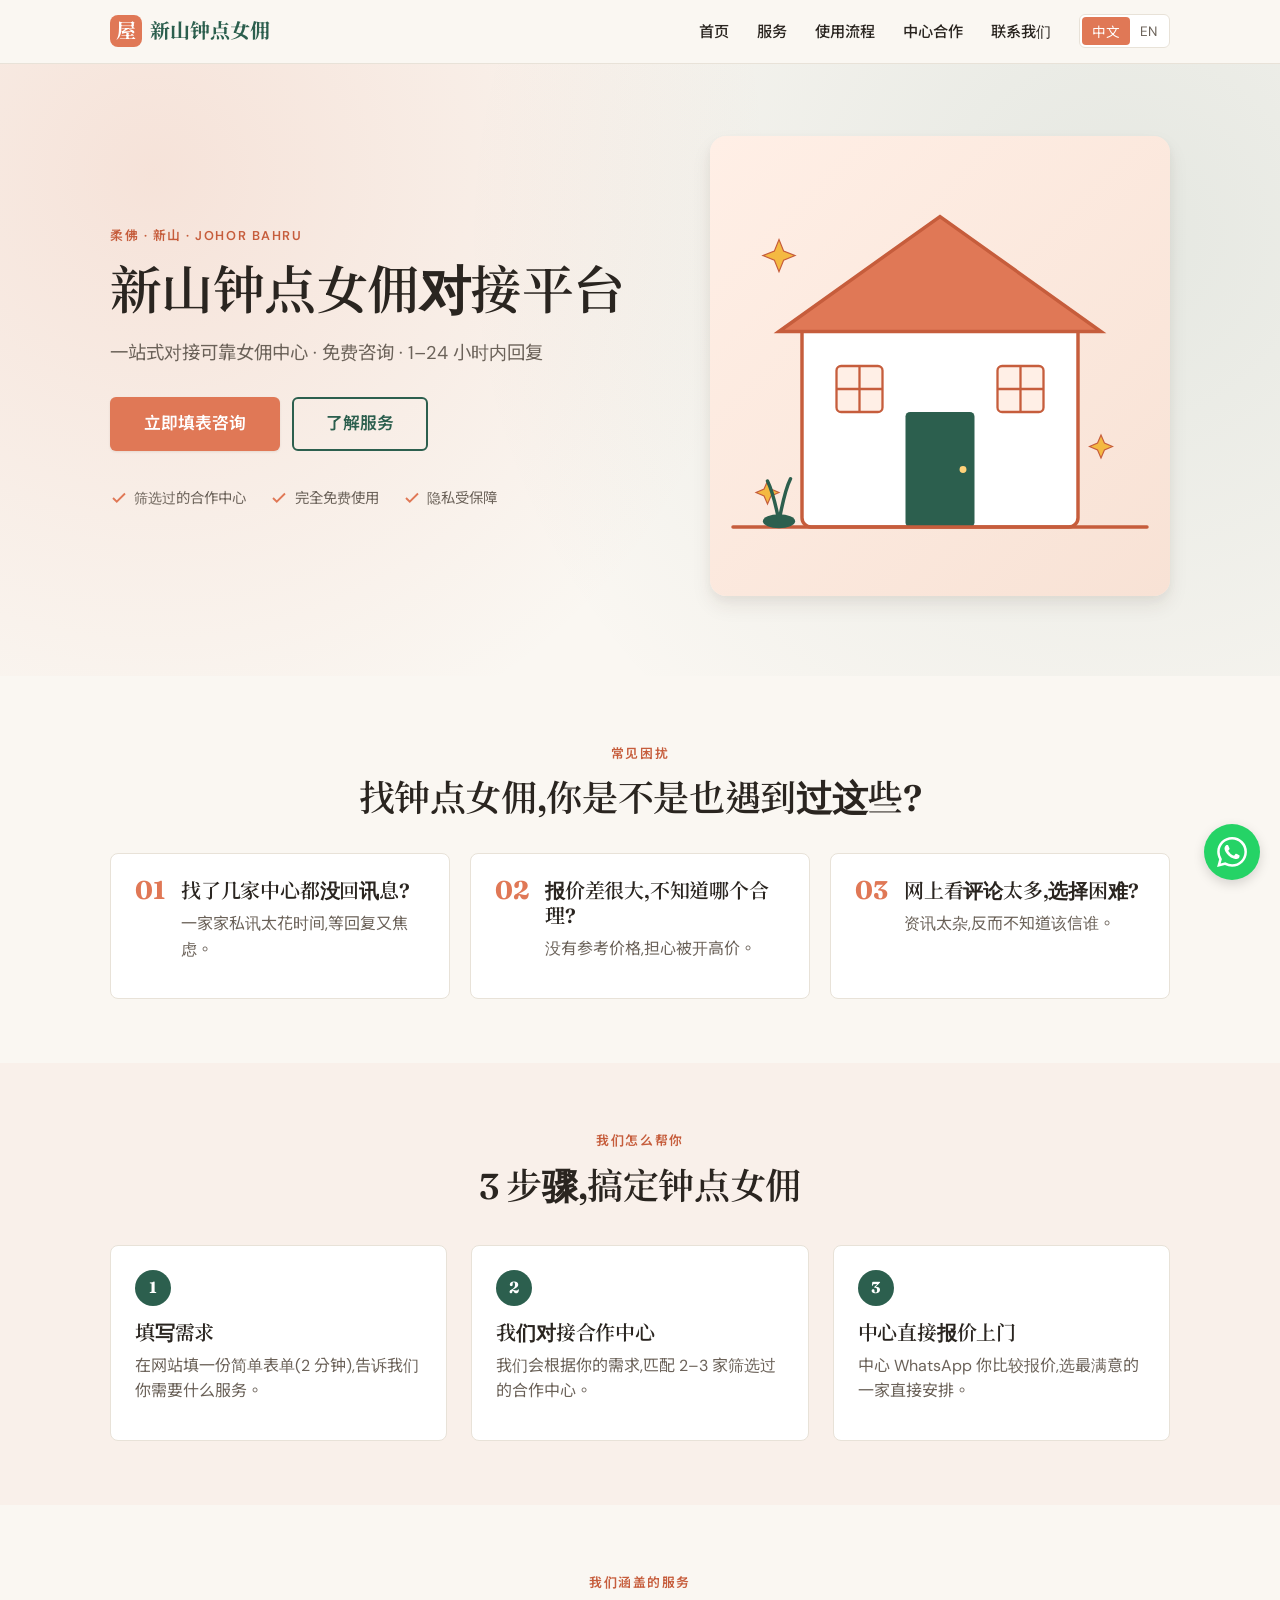
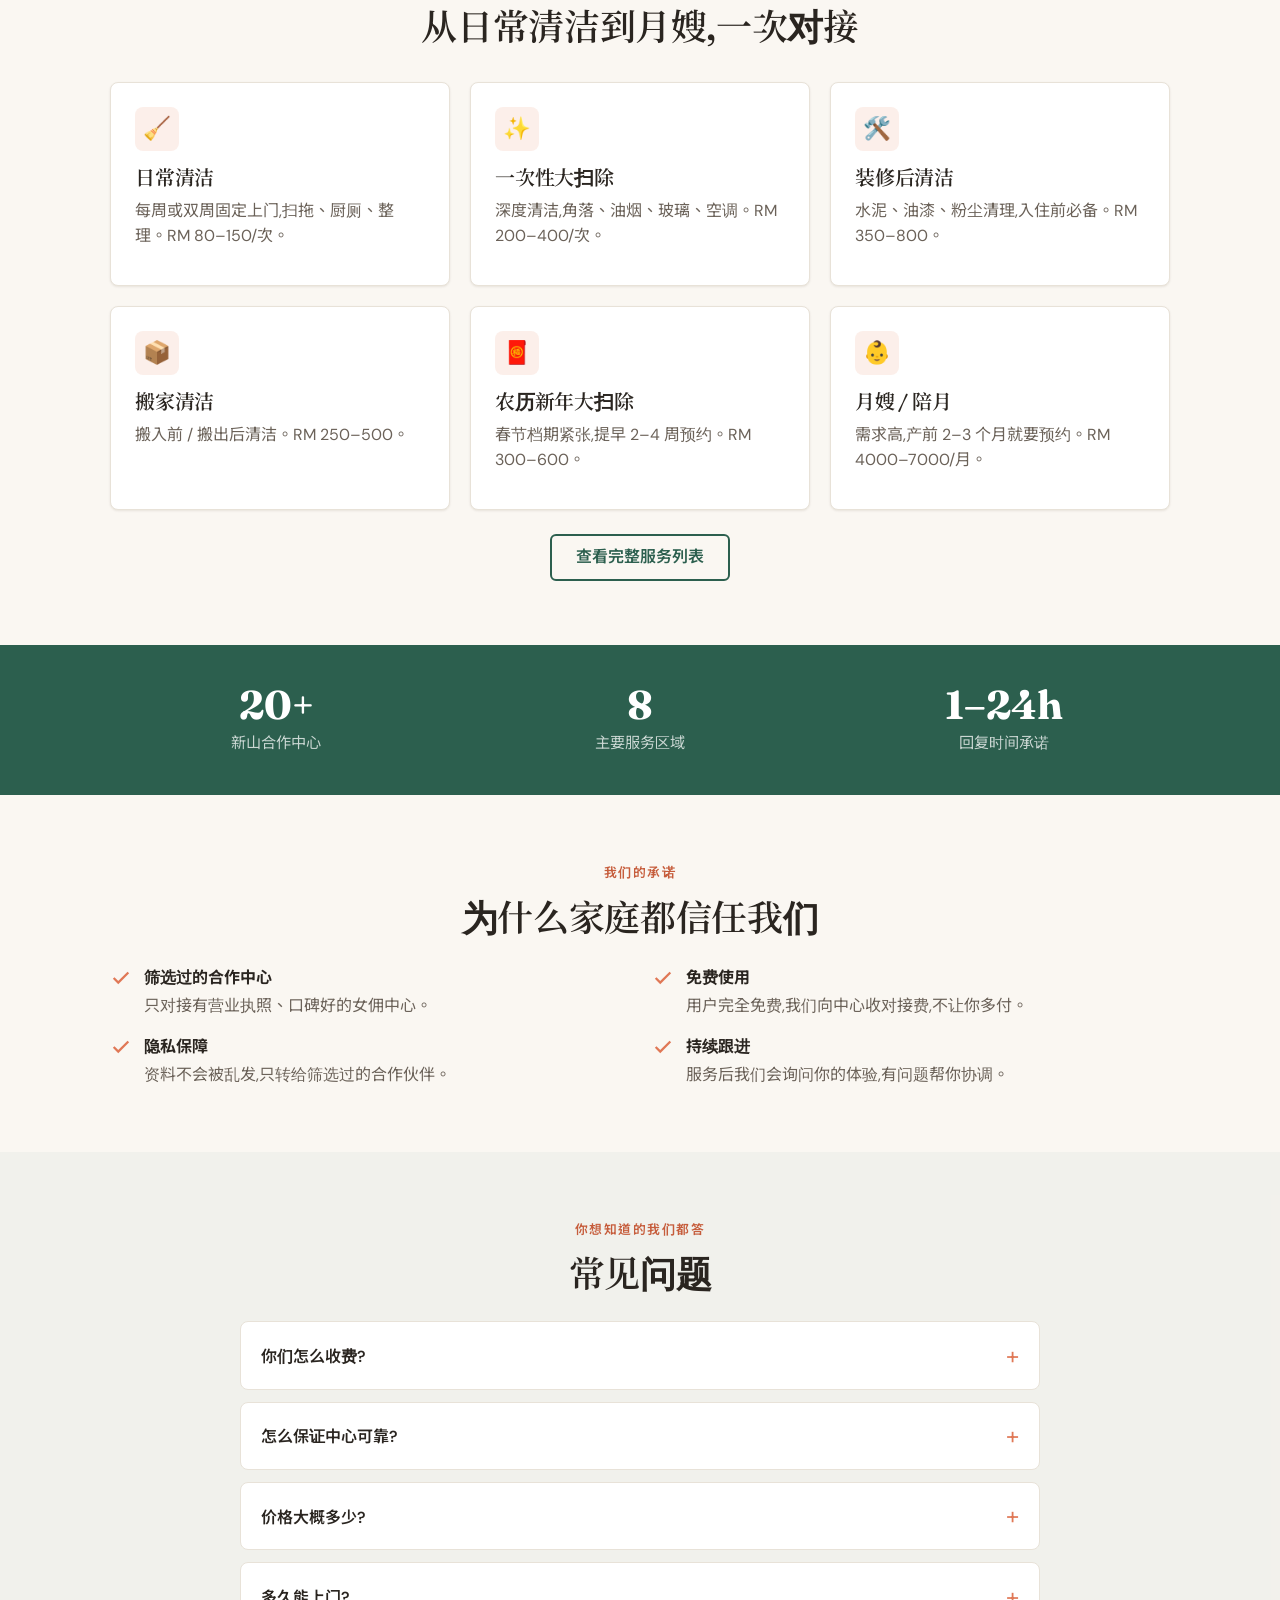
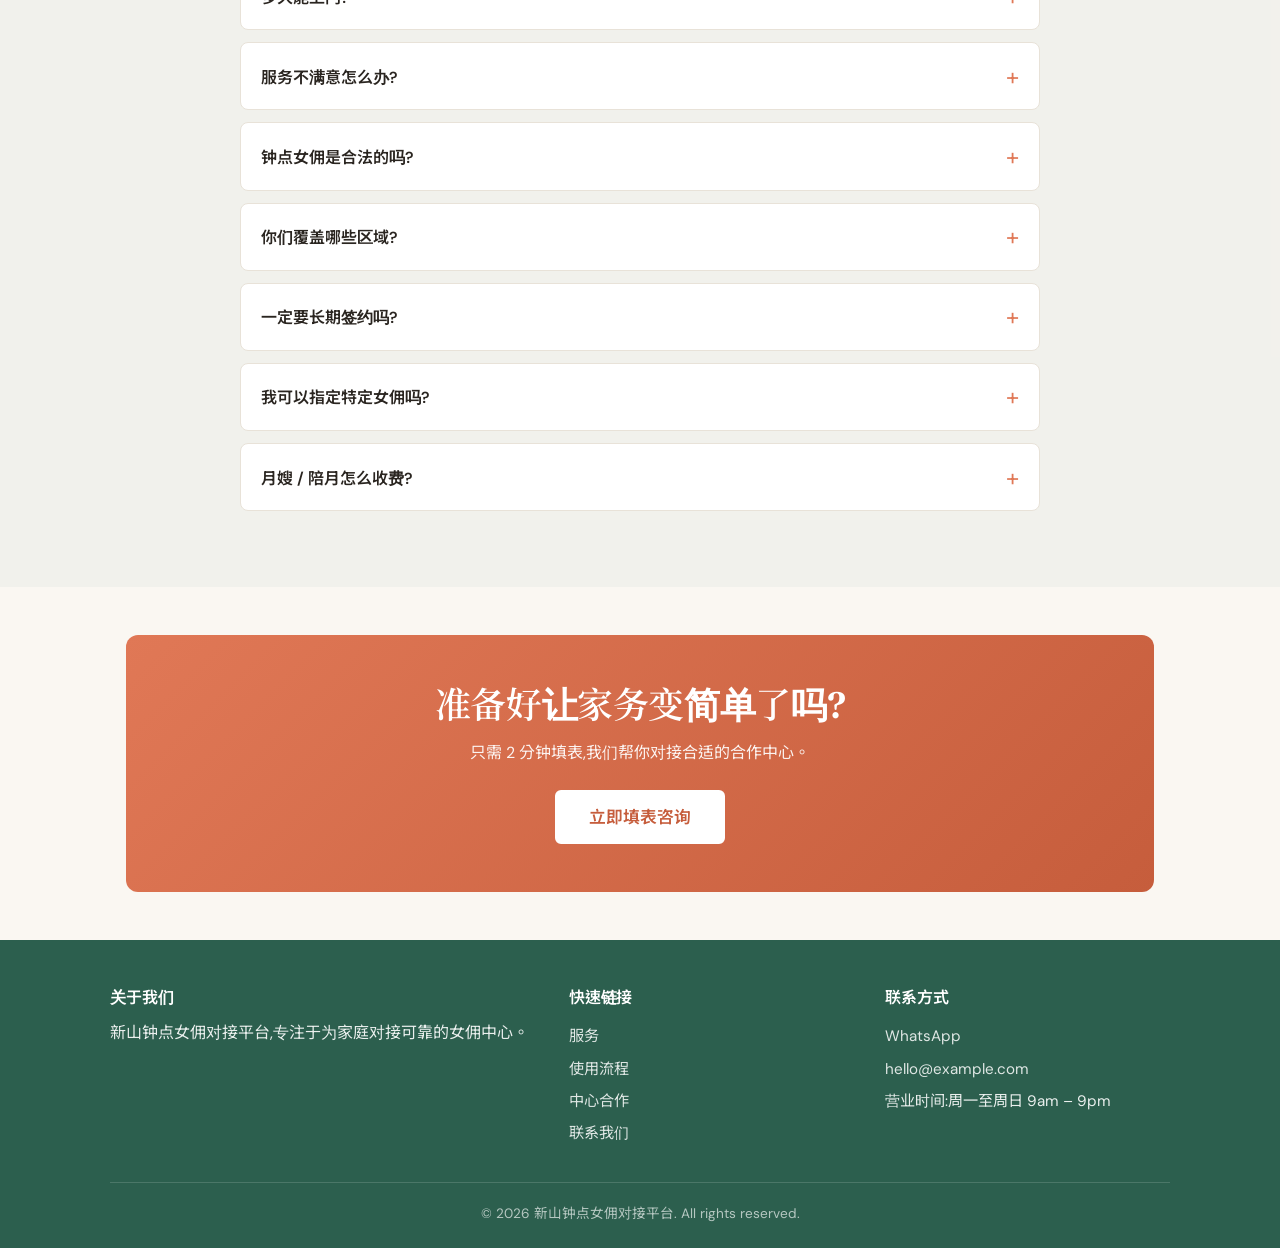
<file: index.html>
<!DOCTYPE html>
<html lang="zh-Hant">
<head>
  <meta charset="UTF-8" />
  <meta name="viewport" content="width=device-width, initial-scale=1.0" />
  <meta name="description" content="新山钟点女佣对接平台,一站式帮你对接可靠的女佣中心。覆盖 Bukit Indah, Mount Austin, Iskandar Puteri 等新山地区。免费咨询,快速上门。" />
  <meta name="keywords" content="新山钟点女佣, JB part time maid, 钟点工, 大扫除, 月嫂, 装修后清洁, Johor Bahru cleaning service" />
  <meta property="og:title" content="新山钟点女佣对接平台" />
  <meta property="og:description" content="一站式对接可靠女佣中心 · 免费咨询 · 快速上门" />
  <meta property="og:type" content="website" />
  <title>新山钟点女佣对接平台 | JB Part-Time Maid Match</title>

  <link rel="preconnect" href="https://fonts.googleapis.com">
  <link rel="preconnect" href="https://fonts.gstatic.com" crossorigin>
  <link href="https://fonts.googleapis.com/css2?family=Fraunces:wght@500;600;700&family=DM+Sans:wght@400;500;600;700&family=Noto+Sans+TC:wght@400;500;700&family=Noto+Serif+TC:wght@600;700&display=swap" rel="stylesheet">
  <link rel="stylesheet" href="css/style.css">
</head>
<body>

<!-- ============ HEADER ============ -->
<header class="site-header">
  <nav class="nav">
    <a href="index.html" class="logo">
      <span class="logo-mark">屋</span>
      <span>新山钟点女佣</span>
    </a>
    <button class="nav-toggle" aria-label="Toggle menu">
      <svg viewBox="0 0 24 24" fill="none" stroke="currentColor" stroke-width="2">
        <line x1="3" y1="6" x2="21" y2="6"/><line x1="3" y1="12" x2="21" y2="12"/><line x1="3" y1="18" x2="21" y2="18"/>
      </svg>
    </button>
    <ul class="nav-menu">
      <li><a href="index.html" data-i18n="nav_home">首页</a></li>
      <li><a href="services.html" data-i18n="nav_services">服务</a></li>
      <li><a href="how-it-works.html" data-i18n="nav_how">使用流程</a></li>
      <li><a href="partner.html" data-i18n="nav_partner">中心合作</a></li>
      <li><a href="contact.html" data-i18n="nav_contact">联系我们</a></li>
      <li>
        <div class="lang-switch">
          <button data-lang="zh" class="active">中文</button>
          <button data-lang="en">EN</button>
        </div>
      </li>
    </ul>
  </nav>
</header>

<main>

<!-- ============ HERO ============ -->
<section class="hero">
  <div class="container hero-inner">
    <div>
      <span class="eyebrow">柔佛 · 新山 · Johor Bahru</span>
      <h1 class="hero-title" data-i18n="hero_title">新山钟点女佣对接平台</h1>
      <p class="hero-subtitle" data-i18n="hero_subtitle">一站式对接可靠女佣中心 · 免费咨询 · 1–24 小时内回复</p>
      <div class="hero-ctas">
        <a href="request.html" class="btn btn-primary btn-lg" data-i18n="cta_inquiry">立即填表咨询</a>
        <a href="#how" class="btn btn-secondary btn-lg" data-i18n="cta_learn_more">了解服务</a>
      </div>
      <div class="hero-trust">
        <span><svg viewBox="0 0 24 24" fill="none" stroke="currentColor" stroke-width="2.5"><polyline points="20 6 9 17 4 12"/></svg><span data-i18n="hero_trust_1">筛选过的合作中心</span></span>
        <span><svg viewBox="0 0 24 24" fill="none" stroke="currentColor" stroke-width="2.5"><polyline points="20 6 9 17 4 12"/></svg><span data-i18n="hero_trust_2">完全免费使用</span></span>
        <span><svg viewBox="0 0 24 24" fill="none" stroke="currentColor" stroke-width="2.5"><polyline points="20 6 9 17 4 12"/></svg><span data-i18n="hero_trust_3">隐私受保障</span></span>
      </div>
    </div>
    <div class="hero-illustration" aria-hidden="true">
      <svg viewBox="0 0 400 400" xmlns="http://www.w3.org/2000/svg">
        <!-- House illustration -->
        <rect x="80" y="160" width="240" height="180" fill="#FFFFFF" stroke="#C65D3C" stroke-width="3" rx="8"/>
        <polygon points="60,170 200,70 340,170" fill="#E07856" stroke="#C65D3C" stroke-width="3"/>
        <rect x="170" y="240" width="60" height="100" fill="#2C5F4E" rx="4"/>
        <circle cx="220" cy="290" r="3" fill="#FFD27A"/>
        <rect x="110" y="200" width="40" height="40" fill="#FFEFE6" stroke="#C65D3C" stroke-width="2" rx="4"/>
        <rect x="250" y="200" width="40" height="40" fill="#FFEFE6" stroke="#C65D3C" stroke-width="2" rx="4"/>
        <line x1="110" y1="220" x2="150" y2="220" stroke="#C65D3C" stroke-width="2"/>
        <line x1="130" y1="200" x2="130" y2="240" stroke="#C65D3C" stroke-width="2"/>
        <line x1="250" y1="220" x2="290" y2="220" stroke="#C65D3C" stroke-width="2"/>
        <line x1="270" y1="200" x2="270" y2="240" stroke="#C65D3C" stroke-width="2"/>
        <!-- Sparkles -->
        <g fill="#F4B942" stroke="#C65D3C" stroke-width="1">
          <polygon points="60,90 64,100 74,104 64,108 60,118 56,108 46,104 56,100"/>
          <polygon points="340,260 343,267 350,270 343,273 340,280 337,273 330,270 337,267"/>
          <polygon points="50,300 53,307 60,310 53,313 50,320 47,313 40,310 47,307"/>
        </g>
        <!-- Ground line -->
        <line x1="20" y1="340" x2="380" y2="340" stroke="#C65D3C" stroke-width="3" stroke-linecap="round"/>
        <!-- Plant -->
        <ellipse cx="60" cy="335" rx="14" ry="6" fill="#2C5F4E"/>
        <path d="M60,335 Q55,310 50,300 M60,335 Q65,308 70,298" stroke="#2C5F4E" stroke-width="3" fill="none" stroke-linecap="round"/>
      </svg>
    </div>
  </div>
</section>

<!-- ============ PAIN POINTS ============ -->
<section class="section">
  <div class="container">
    <div class="text-center" style="margin-bottom: 2rem;">
      <span class="eyebrow" data-i18n="pain_eyebrow">常见困扰</span>
      <h2 data-i18n="pain_title">找钟点女佣,你是不是也遇到过这些?</h2>
    </div>
    <div class="grid-3">
      <div class="pain-item">
        <span class="num">01</span>
        <div>
          <h3 data-i18n="pain_1_title">找了几家中心都没回讯息?</h3>
          <p class="muted" data-i18n="pain_1_desc">一家家私讯太花时间,等回复又焦虑。</p>
        </div>
      </div>
      <div class="pain-item">
        <span class="num">02</span>
        <div>
          <h3 data-i18n="pain_2_title">报价差很大,不知道哪个合理?</h3>
          <p class="muted" data-i18n="pain_2_desc">没有参考价格,担心被开高价。</p>
        </div>
      </div>
      <div class="pain-item">
        <span class="num">03</span>
        <div>
          <h3 data-i18n="pain_3_title">网上看评论太多,选择困难?</h3>
          <p class="muted" data-i18n="pain_3_desc">资讯太杂,反而不知道该信谁。</p>
        </div>
      </div>
    </div>
  </div>
</section>

<!-- ============ HOW IT WORKS ============ -->
<section class="section" id="how" style="background: rgba(224, 120, 86, 0.05);">
  <div class="container">
    <div class="text-center" style="margin-bottom: 2.25rem;">
      <span class="eyebrow" data-i18n="steps_eyebrow">我们怎么帮你</span>
      <h2 data-i18n="steps_title">3 步骤,搞定钟点女佣</h2>
    </div>
    <div class="steps">
      <div class="step">
        <div class="step-num">1</div>
        <h3 data-i18n="step_1_title">填写需求</h3>
        <p class="muted" data-i18n="step_1_desc">在网站填一份简单表单(2 分钟),告诉我们你需要什么服务。</p>
      </div>
      <div class="step">
        <div class="step-num">2</div>
        <h3 data-i18n="step_2_title">我们对接合作中心</h3>
        <p class="muted" data-i18n="step_2_desc">我们会根据你的需求,匹配 2–3 家筛选过的合作中心。</p>
      </div>
      <div class="step">
        <div class="step-num">3</div>
        <h3 data-i18n="step_3_title">中心直接报价上门</h3>
        <p class="muted" data-i18n="step_3_desc">中心 WhatsApp 你比较报价,选最满意的一家直接安排。</p>
      </div>
    </div>
  </div>
</section>

<!-- ============ SERVICES ============ -->
<section class="section">
  <div class="container">
    <div class="text-center" style="margin-bottom: 2rem;">
      <span class="eyebrow" data-i18n="services_eyebrow">我们涵盖的服务</span>
      <h2 data-i18n="services_title">从日常清洁到月嫂,一次对接</h2>
    </div>
    <div class="grid-3">
      <div class="card">
        <div class="card-icon">🧹</div>
        <h3>日常清洁</h3>
        <p class="muted">每周或双周固定上门,扫拖、厨厕、整理。RM 80–150/次。</p>
      </div>
      <div class="card">
        <div class="card-icon">✨</div>
        <h3>一次性大扫除</h3>
        <p class="muted">深度清洁,角落、油烟、玻璃、空调。RM 200–400/次。</p>
      </div>
      <div class="card">
        <div class="card-icon">🛠️</div>
        <h3>装修后清洁</h3>
        <p class="muted">水泥、油漆、粉尘清理,入住前必备。RM 350–800。</p>
      </div>
      <div class="card">
        <div class="card-icon">📦</div>
        <h3>搬家清洁</h3>
        <p class="muted">搬入前 / 搬出后清洁。RM 250–500。</p>
      </div>
      <div class="card">
        <div class="card-icon">🧧</div>
        <h3>农历新年大扫除</h3>
        <p class="muted">春节档期紧张,提早 2–4 周预约。RM 300–600。</p>
      </div>
      <div class="card">
        <div class="card-icon">👶</div>
        <h3>月嫂 / 陪月</h3>
        <p class="muted">需求高,产前 2–3 个月就要预约。RM 4000–7000/月。</p>
      </div>
    </div>
    <div class="text-center" style="margin-top: 1.5rem;">
      <a href="services.html" class="btn btn-secondary" data-i18n="services_view_all">查看完整服务列表</a>
    </div>
  </div>
</section>

<!-- ============ STATS / TRUST ============ -->
<section class="stats-band">
  <div class="container grid-3">
    <div class="stat-item">
      <span class="stat-num">20+</span>
      <span class="stat-label">新山合作中心</span>
    </div>
    <div class="stat-item">
      <span class="stat-num">8</span>
      <span class="stat-label">主要服务区域</span>
    </div>
    <div class="stat-item">
      <span class="stat-num">1–24h</span>
      <span class="stat-label">回复时间承诺</span>
    </div>
  </div>
</section>

<!-- ============ PROMISE ============ -->
<section class="section">
  <div class="container">
    <div class="text-center" style="margin-bottom: 1.5rem;">
      <span class="eyebrow" data-i18n="promise_eyebrow">我们的承诺</span>
      <h2 data-i18n="promise_title">为什么家庭都信任我们</h2>
    </div>
    <ul class="promise">
      <li>
        <svg viewBox="0 0 24 24" fill="none" stroke="currentColor" stroke-width="2.5"><polyline points="20 6 9 17 4 12"/></svg>
        <div><strong data-i18n="promise_1_title">筛选过的合作中心</strong><span class="muted" data-i18n="promise_1_desc">只对接有营业执照、口碑好的女佣中心。</span></div>
      </li>
      <li>
        <svg viewBox="0 0 24 24" fill="none" stroke="currentColor" stroke-width="2.5"><polyline points="20 6 9 17 4 12"/></svg>
        <div><strong data-i18n="promise_2_title">免费使用</strong><span class="muted" data-i18n="promise_2_desc">用户完全免费,我们向中心收对接费,不让你多付。</span></div>
      </li>
      <li>
        <svg viewBox="0 0 24 24" fill="none" stroke="currentColor" stroke-width="2.5"><polyline points="20 6 9 17 4 12"/></svg>
        <div><strong data-i18n="promise_3_title">隐私保障</strong><span class="muted" data-i18n="promise_3_desc">资料不会被乱发,只转给筛选过的合作伙伴。</span></div>
      </li>
      <li>
        <svg viewBox="0 0 24 24" fill="none" stroke="currentColor" stroke-width="2.5"><polyline points="20 6 9 17 4 12"/></svg>
        <div><strong data-i18n="promise_4_title">持续跟进</strong><span class="muted" data-i18n="promise_4_desc">服务后我们会询问你的体验,有问题帮你协调。</span></div>
      </li>
    </ul>
  </div>
</section>

<!-- ============ FAQ ============ -->
<section class="section" style="background: rgba(44, 95, 78, 0.04);">
  <div class="container">
    <div class="text-center" style="margin-bottom: 1.5rem;">
      <span class="eyebrow" data-i18n="faq_eyebrow">你想知道的我们都答</span>
      <h2 data-i18n="faq_title">常见问题</h2>
    </div>
    <div class="faq">
      <div class="faq-item">
        <button class="faq-question">你们怎么收费?</button>
        <div class="faq-answer"><p>用户使用平台完全免费。我们的盈利来自合作的女佣中心——他们成功接到客户后,会付给我们对接费。这意味着你不会因为通过我们而多付一分钱。</p></div>
      </div>
      <div class="faq-item">
        <button class="faq-question">怎么保证中心可靠?</button>
        <div class="faq-answer"><p>所有合作中心都需要提供 SSM 营业执照、女佣合法工作准证证明。我们持续追踪用户反馈,如果某中心收到多次投诉,我们会暂停合作。</p></div>
      </div>
      <div class="faq-item">
        <button class="faq-question">价格大概多少?</button>
        <div class="faq-answer"><p>一般日常清洁(3–4 小时)RM 80–150;大扫除(6–8 小时)RM 200–400;装修后清洁 RM 350–800;月嫂 RM 4000–7000/月。实际价格由合作中心根据你的具体需求报价。</p></div>
      </div>
      <div class="faq-item">
        <button class="faq-question">多久能上门?</button>
        <div class="faq-answer"><p>一般 2–7 天内可以安排,但农历新年前后、年终大扫除旺季可能需要 1–2 周。建议提早预约。</p></div>
      </div>
      <div class="faq-item">
        <button class="faq-question">服务不满意怎么办?</button>
        <div class="faq-answer"><p>服务结束后我们会主动联系你确认体验。如果不满意,告诉我们具体情况,我们会协调中心补救,严重情况会换一家中心给你。</p></div>
      </div>
      <div class="faq-item">
        <button class="faq-question">钟点女佣是合法的吗?</button>
        <div class="faq-answer"><p>我们要求所有合作中心提供合法雇员——本地公民、PR、或持有合法工作准证的外劳。如果你对此有疑虑,可以在合作中心上门时要求查看相关文件。</p></div>
      </div>
      <div class="faq-item">
        <button class="faq-question">你们覆盖哪些区域?</button>
        <div class="faq-answer">
          <p>主要覆盖新山及周边:Bukit Indah, Mount Austin, Taman Molek, Kulai, Skudai, Iskandar Puteri, Pasir Gudang, JB Town 等。其他区域请填表咨询,我们看是否能找到合适的中心。</p>
          <div class="area-chips">
            <span class="area-chip">Bukit Indah</span>
            <span class="area-chip">Mount Austin</span>
            <span class="area-chip">Taman Molek</span>
            <span class="area-chip">Kulai</span>
            <span class="area-chip">Skudai</span>
            <span class="area-chip">Iskandar Puteri</span>
            <span class="area-chip">Pasir Gudang</span>
            <span class="area-chip">JB Town</span>
          </div>
        </div>
      </div>
      <div class="faq-item">
        <button class="faq-question">一定要长期签约吗?</button>
        <div class="faq-answer"><p>不需要。可以先单次试用,满意了再决定要不要长期合作。每次的预约都是独立的。</p></div>
      </div>
      <div class="faq-item">
        <button class="faq-question">我可以指定特定女佣吗?</button>
        <div class="faq-answer"><p>可以的。如果你之前用过某位女佣觉得满意,可以在备注中说明,中心会尽量安排同一位。</p></div>
      </div>
      <div class="faq-item">
        <button class="faq-question">月嫂 / 陪月怎么收费?</button>
        <div class="faq-answer"><p>月嫂服务一般是 28 天为一个周期,RM 4000–7000 不等,看资历和服务范围(是否包括烹饪月子餐)。月嫂需求量大,建议产前 2–3 个月就预约。</p></div>
      </div>
    </div>
  </div>
</section>

<!-- ============ BOTTOM CTA ============ -->
<div class="container">
  <div class="cta-band">
    <h2 data-i18n="cta_band_title">准备好让家务变简单了吗?</h2>
    <p data-i18n="cta_band_desc">只需 2 分钟填表,我们帮你对接合适的合作中心。</p>
    <a href="request.html" class="btn btn-lg" data-i18n="cta_inquiry">立即填表咨询</a>
  </div>
</div>

</main>

<!-- ============ FOOTER ============ -->
<footer class="site-footer">
  <div class="container">
    <div class="footer-grid">
      <div>
        <h4 data-i18n="footer_about_title">关于我们</h4>
        <p data-i18n="footer_about_desc">新山钟点女佣对接平台,专注于为家庭对接可靠的女佣中心。</p>
      </div>
      <div>
        <h4 data-i18n="footer_quick_title">快速链接</h4>
        <ul>
          <li><a href="services.html" data-i18n="nav_services">服务</a></li>
          <li><a href="how-it-works.html" data-i18n="nav_how">使用流程</a></li>
          <li><a href="partner.html" data-i18n="nav_partner">中心合作</a></li>
          <li><a href="contact.html" data-i18n="nav_contact">联系我们</a></li>
        </ul>
      </div>
      <div>
        <h4 data-i18n="footer_contact_title">联系方式</h4>
        <ul>
          <li><a data-whatsapp href="#">WhatsApp</a></li>
          <li><a data-email="show" href="#">hello@example.com</a></li>
          <li data-i18n="footer_hours">营业时间:周一至周日 9am – 9pm</li>
        </ul>
      </div>
    </div>
    <div class="footer-bottom" data-i18n="footer_rights">© 2026 新山钟点女佣对接平台. All rights reserved.</div>
  </div>
</footer>

<!-- ============ WHATSAPP FLOAT ============ -->
<a class="whatsapp-float" data-whatsapp href="#" target="_blank" rel="noopener" aria-label="WhatsApp">
  <svg viewBox="0 0 24 24" fill="currentColor"><path d="M17.472 14.382c-.297-.149-1.758-.867-2.03-.967-.273-.099-.471-.148-.67.15-.197.297-.767.966-.94 1.164-.173.198-.347.223-.644.075-.297-.15-1.255-.463-2.39-1.475-.883-.788-1.48-1.761-1.653-2.059-.173-.297-.018-.458.13-.606.134-.133.298-.347.446-.52.149-.174.198-.298.298-.497.099-.198.05-.371-.025-.52-.075-.149-.669-1.612-.916-2.207-.242-.579-.487-.501-.669-.51l-.57-.01c-.198 0-.52.074-.792.372s-1.04 1.016-1.04 2.479 1.065 2.876 1.213 3.074c.149.198 2.096 3.2 5.077 4.487.709.306 1.262.489 1.694.625.712.227 1.36.195 1.872.118.571-.085 1.758-.719 2.006-1.413.247-.694.247-1.289.173-1.413-.074-.124-.272-.198-.57-.347m-5.421 7.403h-.004a9.87 9.87 0 0 1-5.031-1.378l-.361-.214-3.741.982.999-3.648-.235-.374a9.86 9.86 0 0 1-1.51-5.26c.001-5.45 4.436-9.884 9.888-9.884 2.64 0 5.122 1.03 6.988 2.898a9.825 9.825 0 0 1 2.893 6.994c-.003 5.45-4.437 9.884-9.885 9.884m8.413-18.297A11.815 11.815 0 0 0 12.05 0C5.495 0 .16 5.335.157 11.892c0 2.096.547 4.142 1.588 5.945L.057 24l6.305-1.654a11.882 11.882 0 0 0 5.683 1.448h.005c6.554 0 11.89-5.335 11.893-11.893a11.821 11.821 0 0 0-3.48-8.413Z"/></svg>
</a>

<script src="js/i18n.js"></script>
<script src="js/main.js"></script>
</body>
</html>
</file>
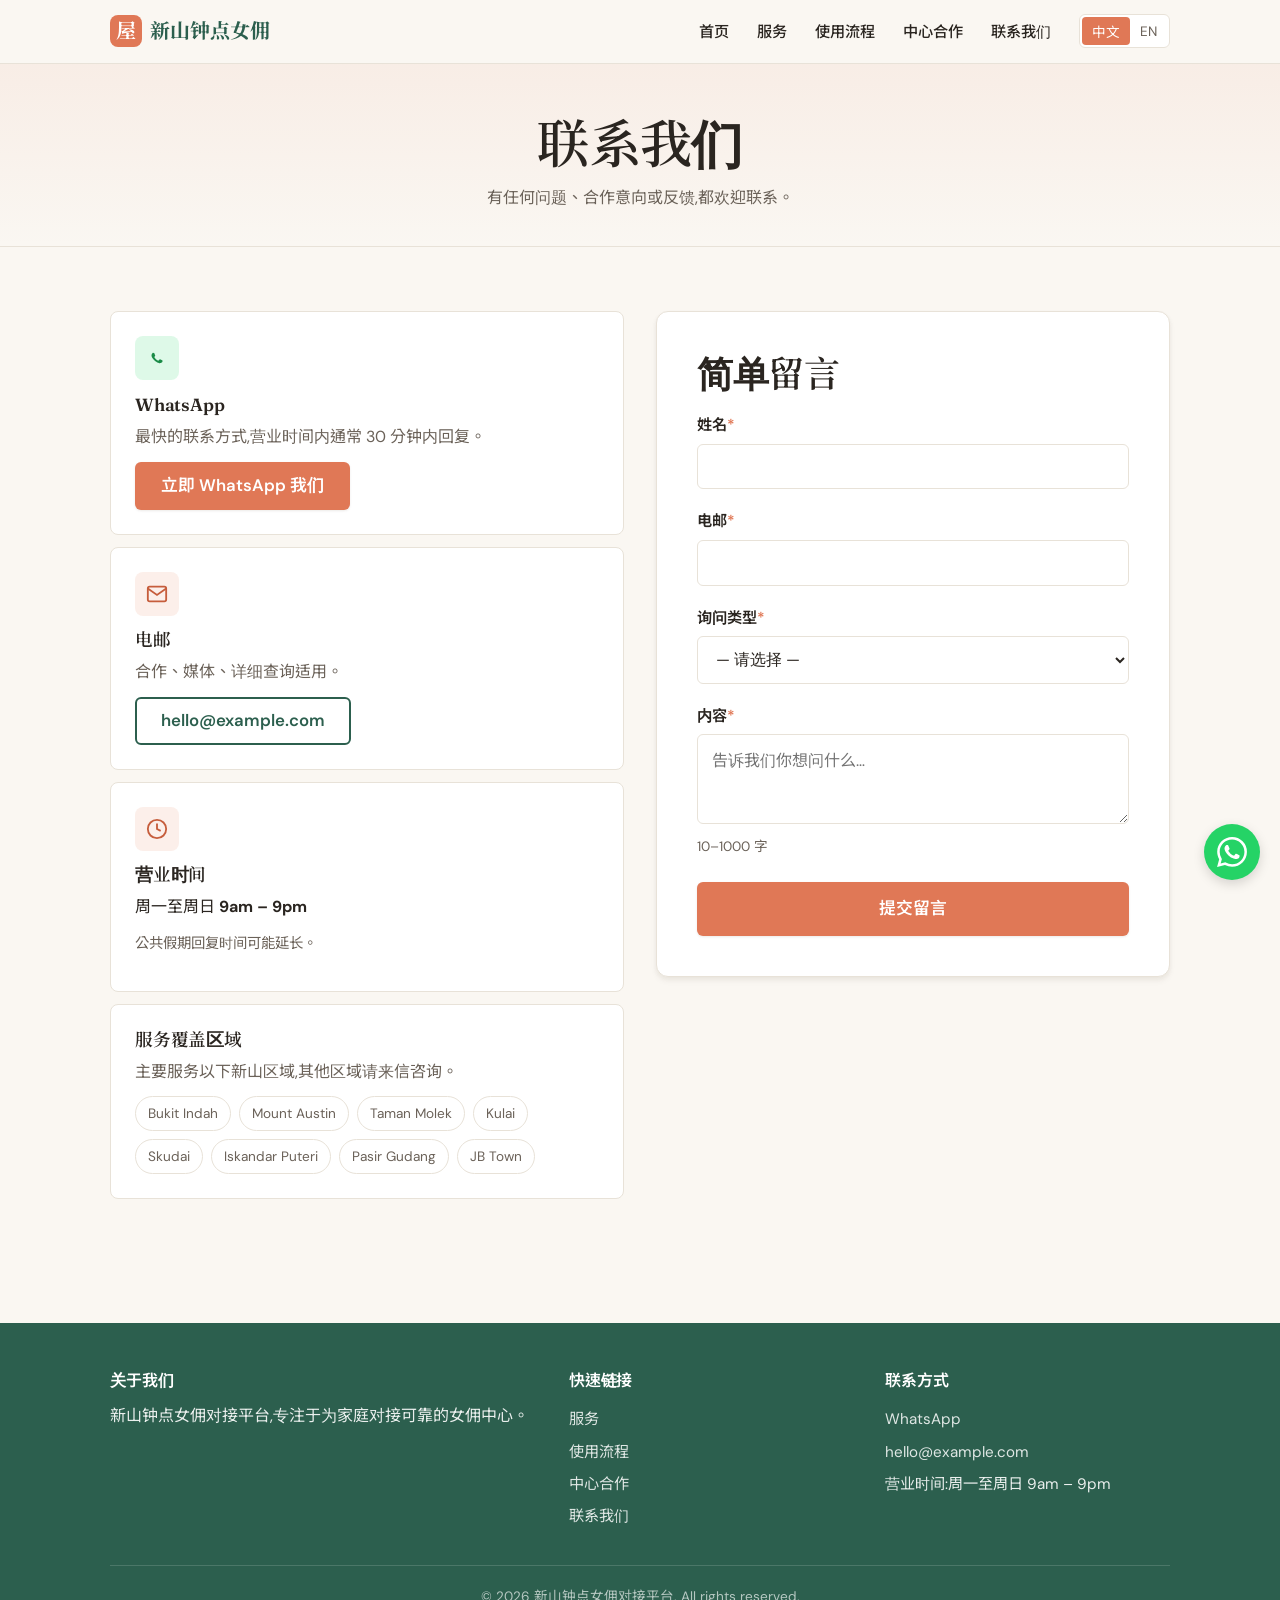
<file: contact.html>
<!DOCTYPE html>
<html lang="zh-Hant">
<head>
  <meta charset="UTF-8" />
  <meta name="viewport" content="width=device-width, initial-scale=1.0" />
  <meta name="description" content="联系新山钟点女佣对接平台 — WhatsApp、电邮、留言表单。" />
  <title>联系我们 | 新山钟点女佣对接平台</title>
  <link rel="preconnect" href="https://fonts.googleapis.com">
  <link rel="preconnect" href="https://fonts.gstatic.com" crossorigin>
  <link href="https://fonts.googleapis.com/css2?family=Fraunces:wght@500;600;700&family=DM+Sans:wght@400;500;600;700&family=Noto+Sans+TC:wght@400;500;700&family=Noto+Serif+TC:wght@600;700&display=swap" rel="stylesheet">
  <link rel="stylesheet" href="css/style.css">
</head>
<body>

<header class="site-header">
  <nav class="nav">
    <a href="index.html" class="logo"><span class="logo-mark">屋</span><span>新山钟点女佣</span></a>
    <button class="nav-toggle" aria-label="Toggle menu"><svg viewBox="0 0 24 24" fill="none" stroke="currentColor" stroke-width="2"><line x1="3" y1="6" x2="21" y2="6"/><line x1="3" y1="12" x2="21" y2="12"/><line x1="3" y1="18" x2="21" y2="18"/></svg></button>
    <ul class="nav-menu">
      <li><a href="index.html" data-i18n="nav_home">首页</a></li>
      <li><a href="services.html" data-i18n="nav_services">服务</a></li>
      <li><a href="how-it-works.html" data-i18n="nav_how">使用流程</a></li>
      <li><a href="partner.html" data-i18n="nav_partner">中心合作</a></li>
      <li><a href="contact.html" data-i18n="nav_contact">联系我们</a></li>
      <li><div class="lang-switch"><button data-lang="zh" class="active">中文</button><button data-lang="en">EN</button></div></li>
    </ul>
  </nav>
</header>

<main>

<section class="page-hero">
  <div class="container">
    <h1 data-i18n="contact_page_title">联系我们</h1>
    <p data-i18n="contact_page_desc">有任何问题、合作意向或反馈,都欢迎联系。</p>
  </div>
</section>

<section class="section">
  <div class="container">
    <div class="contact-grid">

      <!-- Direct contact methods -->
      <div>
        <div class="contact-method">
          <div class="card-icon" style="background: rgba(37, 211, 102, 0.15); color: #1A8B47;">
            <svg width="22" height="22" viewBox="0 0 24 24" fill="currentColor"><path d="M17.472 14.382c-.297-.149-1.758-.867-2.03-.967-.273-.099-.471-.148-.67.15-.197.297-.767.966-.94 1.164-.173.198-.347.223-.644.075-.297-.15-1.255-.463-2.39-1.475-.883-.788-1.48-1.761-1.653-2.059-.173-.297-.018-.458.13-.606.134-.133.298-.347.446-.52.149-.174.198-.298.298-.497.099-.198.05-.371-.025-.52-.075-.149-.669-1.612-.916-2.207-.242-.579-.487-.501-.669-.51l-.57-.01c-.198 0-.52.074-.792.372s-1.04 1.016-1.04 2.479 1.065 2.876 1.213 3.074c.149.198 2.096 3.2 5.077 4.487.709.306 1.262.489 1.694.625.712.227 1.36.195 1.872.118.571-.085 1.758-.719 2.006-1.413.247-.694.247-1.289.173-1.413-.074-.124-.272-.198-.57-.347"/></svg>
          </div>
          <h3 data-i18n="contact_whatsapp_title">WhatsApp</h3>
          <p class="muted">最快的联系方式,营业时间内通常 30 分钟内回复。</p>
          <a class="btn btn-primary" data-whatsapp href="#" target="_blank" rel="noopener" data-i18n="cta_whatsapp_us">立即 WhatsApp 我们</a>
        </div>

        <div class="contact-method">
          <div class="card-icon">
            <svg width="22" height="22" viewBox="0 0 24 24" fill="none" stroke="currentColor" stroke-width="2"><path d="M4 4h16c1.1 0 2 .9 2 2v12c0 1.1-.9 2-2 2H4c-1.1 0-2-.9-2-2V6c0-1.1.9-2 2-2z"/><polyline points="22,6 12,13 2,6"/></svg>
          </div>
          <h3 data-i18n="contact_email_title">电邮</h3>
          <p class="muted">合作、媒体、详细查询适用。</p>
          <a class="btn btn-secondary" data-email="show" href="#">hello@example.com</a>
        </div>

        <div class="contact-method">
          <div class="card-icon">
            <svg width="22" height="22" viewBox="0 0 24 24" fill="none" stroke="currentColor" stroke-width="2"><circle cx="12" cy="12" r="10"/><polyline points="12 6 12 12 16 14"/></svg>
          </div>
          <h3 data-i18n="contact_hours_title">营业时间</h3>
          <p>周一至周日 <strong>9am – 9pm</strong></p>
          <p class="muted" style="font-size: .9rem;">公共假期回复时间可能延长。</p>
        </div>

        <div class="contact-method">
          <h3>服务覆盖区域</h3>
          <p class="muted" style="margin-bottom: .6rem;">主要服务以下新山区域,其他区域请来信咨询。</p>
          <div class="area-chips">
            <span class="area-chip">Bukit Indah</span>
            <span class="area-chip">Mount Austin</span>
            <span class="area-chip">Taman Molek</span>
            <span class="area-chip">Kulai</span>
            <span class="area-chip">Skudai</span>
            <span class="area-chip">Iskandar Puteri</span>
            <span class="area-chip">Pasir Gudang</span>
            <span class="area-chip">JB Town</span>
          </div>
        </div>
      </div>

      <!-- Form -->
      <div>
        <div class="form-card" id="form-card">
          <h2 style="margin-bottom: 1rem;" data-i18n="contact_form_title">简单留言</h2>
          <form id="contact-form" novalidate>

            <div class="form-group">
              <label class="form-label" for="name">姓名<span class="required">*</span></label>
              <input type="text" id="name" name="name" class="form-input" maxlength="50" />
              <div class="form-error"></div>
            </div>

            <div class="form-group">
              <label class="form-label" for="email">电邮<span class="required">*</span></label>
              <input type="email" id="email" name="email" class="form-input" />
              <div class="form-error"></div>
            </div>

            <div class="form-group">
              <label class="form-label" for="inquiry_type">询问类型<span class="required">*</span></label>
              <select id="inquiry_type" name="inquiry_type" class="form-select">
                <option value="">— 请选择 —</option>
                <option value="用户咨询">用户咨询</option>
                <option value="合作申请">合作申请</option>
                <option value="媒体合作">媒体合作</option>
                <option value="其他">其他</option>
              </select>
              <div class="form-error"></div>
            </div>

            <div class="form-group">
              <label class="form-label" for="message">内容<span class="required">*</span></label>
              <textarea id="message" name="message" class="form-textarea" maxlength="1000" placeholder="告诉我们你想问什么…"></textarea>
              <div class="form-help">10–1000 字</div>
              <div class="form-error"></div>
            </div>

            <div class="form-actions">
              <button type="submit" id="btn-submit" class="btn btn-primary btn-lg btn-block">提交留言</button>
            </div>
          </form>
        </div>

        <div class="form-card thank-you" id="thank-you" style="display:none;">
          <div class="thank-you-icon">✓</div>
          <h2 data-i18n="thank_contact_title">我们已收到你的留言</h2>
          <p class="muted" data-i18n="thank_contact_desc">我们会尽快回复你。</p>
          <div style="margin-top: 1.5rem;">
            <a class="btn btn-secondary" href="index.html" data-i18n="cta_back_home">返回首页</a>
          </div>
        </div>
      </div>

    </div>
  </div>
</section>

</main>

<footer class="site-footer">
  <div class="container">
    <div class="footer-grid">
      <div><h4 data-i18n="footer_about_title">关于我们</h4><p data-i18n="footer_about_desc">新山钟点女佣对接平台,专注于为家庭对接可靠的女佣中心。</p></div>
      <div><h4 data-i18n="footer_quick_title">快速链接</h4><ul><li><a href="services.html" data-i18n="nav_services">服务</a></li><li><a href="how-it-works.html" data-i18n="nav_how">使用流程</a></li><li><a href="partner.html" data-i18n="nav_partner">中心合作</a></li><li><a href="contact.html" data-i18n="nav_contact">联系我们</a></li></ul></div>
      <div><h4 data-i18n="footer_contact_title">联系方式</h4><ul><li><a data-whatsapp href="#">WhatsApp</a></li><li><a data-email="show" href="#">hello@example.com</a></li><li data-i18n="footer_hours">营业时间:周一至周日 9am – 9pm</li></ul></div>
    </div>
    <div class="footer-bottom" data-i18n="footer_rights">© 2026 新山钟点女佣对接平台. All rights reserved.</div>
  </div>
</footer>

<a class="whatsapp-float" data-whatsapp href="#" target="_blank" rel="noopener" aria-label="WhatsApp">
  <svg viewBox="0 0 24 24" fill="currentColor"><path d="M17.472 14.382c-.297-.149-1.758-.867-2.03-.967-.273-.099-.471-.148-.67.15-.197.297-.767.966-.94 1.164-.173.198-.347.223-.644.075-.297-.15-1.255-.463-2.39-1.475-.883-.788-1.48-1.761-1.653-2.059-.173-.297-.018-.458.13-.606.134-.133.298-.347.446-.52.149-.174.198-.298.298-.497.099-.198.05-.371-.025-.52-.075-.149-.669-1.612-.916-2.207-.242-.579-.487-.501-.669-.51l-.57-.01c-.198 0-.52.074-.792.372s-1.04 1.016-1.04 2.479 1.065 2.876 1.213 3.074c.149.198 2.096 3.2 5.077 4.487.709.306 1.262.489 1.694.625.712.227 1.36.195 1.872.118.571-.085 1.758-.719 2.006-1.413.247-.694.247-1.289.173-1.413-.074-.124-.272-.198-.57-.347m-5.421 7.403h-.004a9.87 9.87 0 0 1-5.031-1.378l-.361-.214-3.741.982.999-3.648-.235-.374a9.86 9.86 0 0 1-1.51-5.26c.001-5.45 4.436-9.884 9.888-9.884 2.64 0 5.122 1.03 6.988 2.898a9.825 9.825 0 0 1 2.893 6.994c-.003 5.45-4.437 9.884-9.885 9.884m8.413-18.297A11.815 11.815 0 0 0 12.05 0C5.495 0 .16 5.335.157 11.892c0 2.096.547 4.142 1.588 5.945L.057 24l6.305-1.654a11.882 11.882 0 0 0 5.683 1.448h.005c6.554 0 11.89-5.335 11.893-11.893a11.821 11.821 0 0 0-3.48-8.413Z"/></svg>
</a>

<script src="js/i18n.js"></script>
<script src="js/main.js"></script>
<script src="js/form-contact.js"></script>
</body>
</html>
</file>
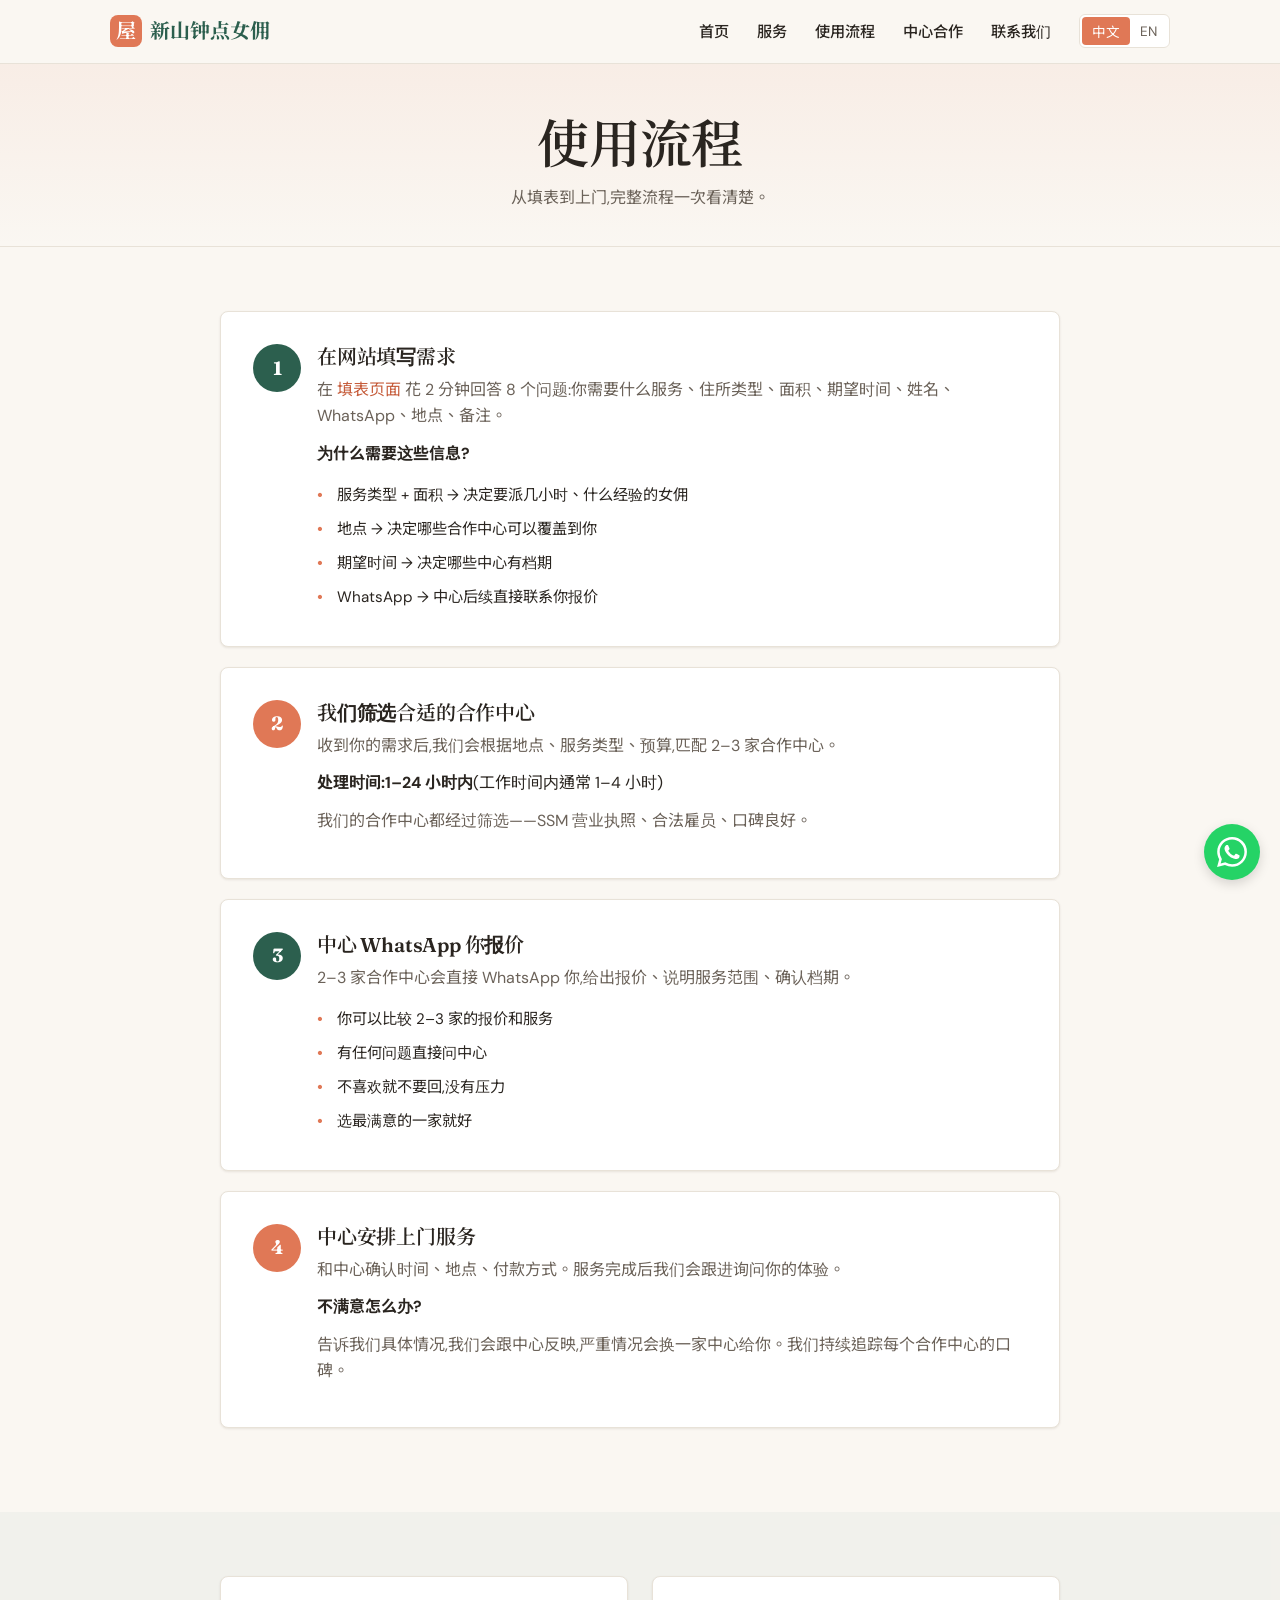
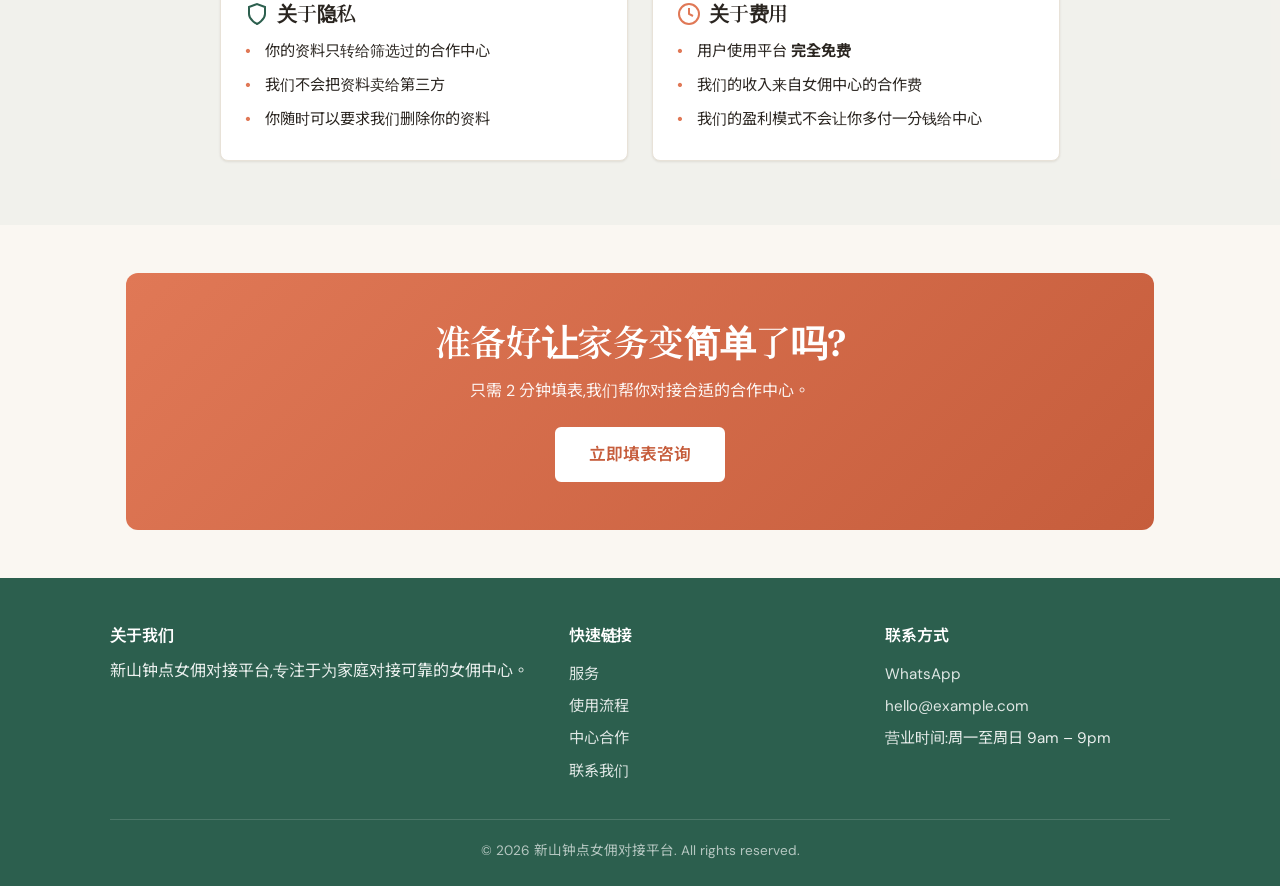
<file: how-it-works.html>
<!DOCTYPE html>
<html lang="zh-Hant">
<head>
  <meta charset="UTF-8" />
  <meta name="viewport" content="width=device-width, initial-scale=1.0" />
  <meta name="description" content="新山钟点女佣对接平台使用流程 — 从填表到上门,4 个步骤完整说明。" />
  <title>使用流程 | 新山钟点女佣对接平台</title>
  <link rel="preconnect" href="https://fonts.googleapis.com">
  <link rel="preconnect" href="https://fonts.gstatic.com" crossorigin>
  <link href="https://fonts.googleapis.com/css2?family=Fraunces:wght@500;600;700&family=DM+Sans:wght@400;500;600;700&family=Noto+Sans+TC:wght@400;500;700&family=Noto+Serif+TC:wght@600;700&display=swap" rel="stylesheet">
  <link rel="stylesheet" href="css/style.css">
</head>
<body>

<header class="site-header">
  <nav class="nav">
    <a href="index.html" class="logo"><span class="logo-mark">屋</span><span>新山钟点女佣</span></a>
    <button class="nav-toggle" aria-label="Toggle menu"><svg viewBox="0 0 24 24" fill="none" stroke="currentColor" stroke-width="2"><line x1="3" y1="6" x2="21" y2="6"/><line x1="3" y1="12" x2="21" y2="12"/><line x1="3" y1="18" x2="21" y2="18"/></svg></button>
    <ul class="nav-menu">
      <li><a href="index.html" data-i18n="nav_home">首页</a></li>
      <li><a href="services.html" data-i18n="nav_services">服务</a></li>
      <li><a href="how-it-works.html" data-i18n="nav_how">使用流程</a></li>
      <li><a href="partner.html" data-i18n="nav_partner">中心合作</a></li>
      <li><a href="contact.html" data-i18n="nav_contact">联系我们</a></li>
      <li><div class="lang-switch"><button data-lang="zh" class="active">中文</button><button data-lang="en">EN</button></div></li>
    </ul>
  </nav>
</header>

<main>

<section class="page-hero">
  <div class="container">
    <h1 data-i18n="how_page_title">使用流程</h1>
    <p data-i18n="how_page_desc">从填表到上门,完整流程一次看清楚。</p>
  </div>
</section>

<section class="section">
  <div class="container" style="max-width: 880px;">

    <!-- Step 1 -->
    <div class="card" style="padding: 2rem; margin-bottom: 1.25rem;">
      <div style="display:flex; gap: 1rem; align-items:flex-start;">
        <div class="step-num" style="width:48px; height:48px; font-size:1.2rem; flex-shrink:0;">1</div>
        <div>
          <h3>在网站填写需求</h3>
          <p class="muted">在 <a href="request.html">填表页面</a> 花 2 分钟回答 8 个问题:你需要什么服务、住所类型、面积、期望时间、姓名、WhatsApp、地点、备注。</p>
          <p style="margin-top:.75rem;"><strong>为什么需要这些信息?</strong></p>
          <ul class="service-list">
            <li>服务类型 + 面积 → 决定要派几小时、什么经验的女佣</li>
            <li>地点 → 决定哪些合作中心可以覆盖到你</li>
            <li>期望时间 → 决定哪些中心有档期</li>
            <li>WhatsApp → 中心后续直接联系你报价</li>
          </ul>
        </div>
      </div>
    </div>

    <!-- Step 2 -->
    <div class="card" style="padding: 2rem; margin-bottom: 1.25rem;">
      <div style="display:flex; gap: 1rem; align-items:flex-start;">
        <div class="step-num" style="width:48px; height:48px; font-size:1.2rem; flex-shrink:0; background: var(--color-primary);">2</div>
        <div>
          <h3>我们筛选合适的合作中心</h3>
          <p class="muted">收到你的需求后,我们会根据地点、服务类型、预算,匹配 2–3 家合作中心。</p>
          <p style="margin-top:.75rem;"><strong>处理时间:1–24 小时内</strong>(工作时间内通常 1–4 小时)</p>
          <p class="muted" style="margin-top:.5rem;">我们的合作中心都经过筛选——SSM 营业执照、合法雇员、口碑良好。</p>
        </div>
      </div>
    </div>

    <!-- Step 3 -->
    <div class="card" style="padding: 2rem; margin-bottom: 1.25rem;">
      <div style="display:flex; gap: 1rem; align-items:flex-start;">
        <div class="step-num" style="width:48px; height:48px; font-size:1.2rem; flex-shrink:0;">3</div>
        <div>
          <h3>中心 WhatsApp 你报价</h3>
          <p class="muted">2–3 家合作中心会直接 WhatsApp 你,给出报价、说明服务范围、确认档期。</p>
          <ul class="service-list" style="margin-top:.5rem;">
            <li>你可以比较 2–3 家的报价和服务</li>
            <li>有任何问题直接问中心</li>
            <li>不喜欢就不要回,没有压力</li>
            <li>选最满意的一家就好</li>
          </ul>
        </div>
      </div>
    </div>

    <!-- Step 4 -->
    <div class="card" style="padding: 2rem; margin-bottom: 1.25rem;">
      <div style="display:flex; gap: 1rem; align-items:flex-start;">
        <div class="step-num" style="width:48px; height:48px; font-size:1.2rem; flex-shrink:0; background: var(--color-primary);">4</div>
        <div>
          <h3>中心安排上门服务</h3>
          <p class="muted">和中心确认时间、地点、付款方式。服务完成后我们会跟进询问你的体验。</p>
          <p style="margin-top:.75rem;"><strong>不满意怎么办?</strong></p>
          <p class="muted">告诉我们具体情况,我们会跟中心反映,严重情况会换一家中心给你。我们持续追踪每个合作中心的口碑。</p>
        </div>
      </div>
    </div>

  </div>
</section>

<!-- Privacy & Fees -->
<section class="section" style="background: rgba(44,95,78,0.04);">
  <div class="container grid-2" style="max-width: 880px;">
    <div class="card">
      <h3 style="display:flex; align-items:center; gap:.5rem;">
        <svg width="24" height="24" viewBox="0 0 24 24" fill="none" stroke="#2C5F4E" stroke-width="2"><path d="M12 22s8-4 8-10V5l-8-3-8 3v7c0 6 8 10 8 10z"/></svg>
        关于隐私
      </h3>
      <ul class="service-list">
        <li>你的资料只转给筛选过的合作中心</li>
        <li>我们不会把资料卖给第三方</li>
        <li>你随时可以要求我们删除你的资料</li>
      </ul>
    </div>
    <div class="card">
      <h3 style="display:flex; align-items:center; gap:.5rem;">
        <svg width="24" height="24" viewBox="0 0 24 24" fill="none" stroke="#E07856" stroke-width="2"><circle cx="12" cy="12" r="10"/><path d="M12 6v6l4 2"/></svg>
        关于费用
      </h3>
      <ul class="service-list">
        <li>用户使用平台 <strong>完全免费</strong></li>
        <li>我们的收入来自女佣中心的合作费</li>
        <li>我们的盈利模式不会让你多付一分钱给中心</li>
      </ul>
    </div>
  </div>
</section>

<div class="container">
  <div class="cta-band">
    <h2 data-i18n="cta_band_title">准备好开始了吗?</h2>
    <p data-i18n="cta_band_desc">只需 2 分钟填表,我们帮你对接合适的合作中心。</p>
    <a href="request.html" class="btn btn-lg" data-i18n="cta_inquiry">立即填表咨询</a>
  </div>
</div>

</main>

<footer class="site-footer">
  <div class="container">
    <div class="footer-grid">
      <div><h4 data-i18n="footer_about_title">关于我们</h4><p data-i18n="footer_about_desc">新山钟点女佣对接平台,专注于为家庭对接可靠的女佣中心。</p></div>
      <div><h4 data-i18n="footer_quick_title">快速链接</h4><ul><li><a href="services.html" data-i18n="nav_services">服务</a></li><li><a href="how-it-works.html" data-i18n="nav_how">使用流程</a></li><li><a href="partner.html" data-i18n="nav_partner">中心合作</a></li><li><a href="contact.html" data-i18n="nav_contact">联系我们</a></li></ul></div>
      <div><h4 data-i18n="footer_contact_title">联系方式</h4><ul><li><a data-whatsapp href="#">WhatsApp</a></li><li><a data-email="show" href="#">hello@example.com</a></li><li data-i18n="footer_hours">营业时间:周一至周日 9am – 9pm</li></ul></div>
    </div>
    <div class="footer-bottom" data-i18n="footer_rights">© 2026 新山钟点女佣对接平台. All rights reserved.</div>
  </div>
</footer>

<a class="whatsapp-float" data-whatsapp href="#" target="_blank" rel="noopener" aria-label="WhatsApp">
  <svg viewBox="0 0 24 24" fill="currentColor"><path d="M17.472 14.382c-.297-.149-1.758-.867-2.03-.967-.273-.099-.471-.148-.67.15-.197.297-.767.966-.94 1.164-.173.198-.347.223-.644.075-.297-.15-1.255-.463-2.39-1.475-.883-.788-1.48-1.761-1.653-2.059-.173-.297-.018-.458.13-.606.134-.133.298-.347.446-.52.149-.174.198-.298.298-.497.099-.198.05-.371-.025-.52-.075-.149-.669-1.612-.916-2.207-.242-.579-.487-.501-.669-.51l-.57-.01c-.198 0-.52.074-.792.372s-1.04 1.016-1.04 2.479 1.065 2.876 1.213 3.074c.149.198 2.096 3.2 5.077 4.487.709.306 1.262.489 1.694.625.712.227 1.36.195 1.872.118.571-.085 1.758-.719 2.006-1.413.247-.694.247-1.289.173-1.413-.074-.124-.272-.198-.57-.347m-5.421 7.403h-.004a9.87 9.87 0 0 1-5.031-1.378l-.361-.214-3.741.982.999-3.648-.235-.374a9.86 9.86 0 0 1-1.51-5.26c.001-5.45 4.436-9.884 9.888-9.884 2.64 0 5.122 1.03 6.988 2.898a9.825 9.825 0 0 1 2.893 6.994c-.003 5.45-4.437 9.884-9.885 9.884m8.413-18.297A11.815 11.815 0 0 0 12.05 0C5.495 0 .16 5.335.157 11.892c0 2.096.547 4.142 1.588 5.945L.057 24l6.305-1.654a11.882 11.882 0 0 0 5.683 1.448h.005c6.554 0 11.89-5.335 11.893-11.893a11.821 11.821 0 0 0-3.48-8.413Z"/></svg>
</a>

<script src="js/i18n.js"></script>
<script src="js/main.js"></script>
</body>
</html>
</file>
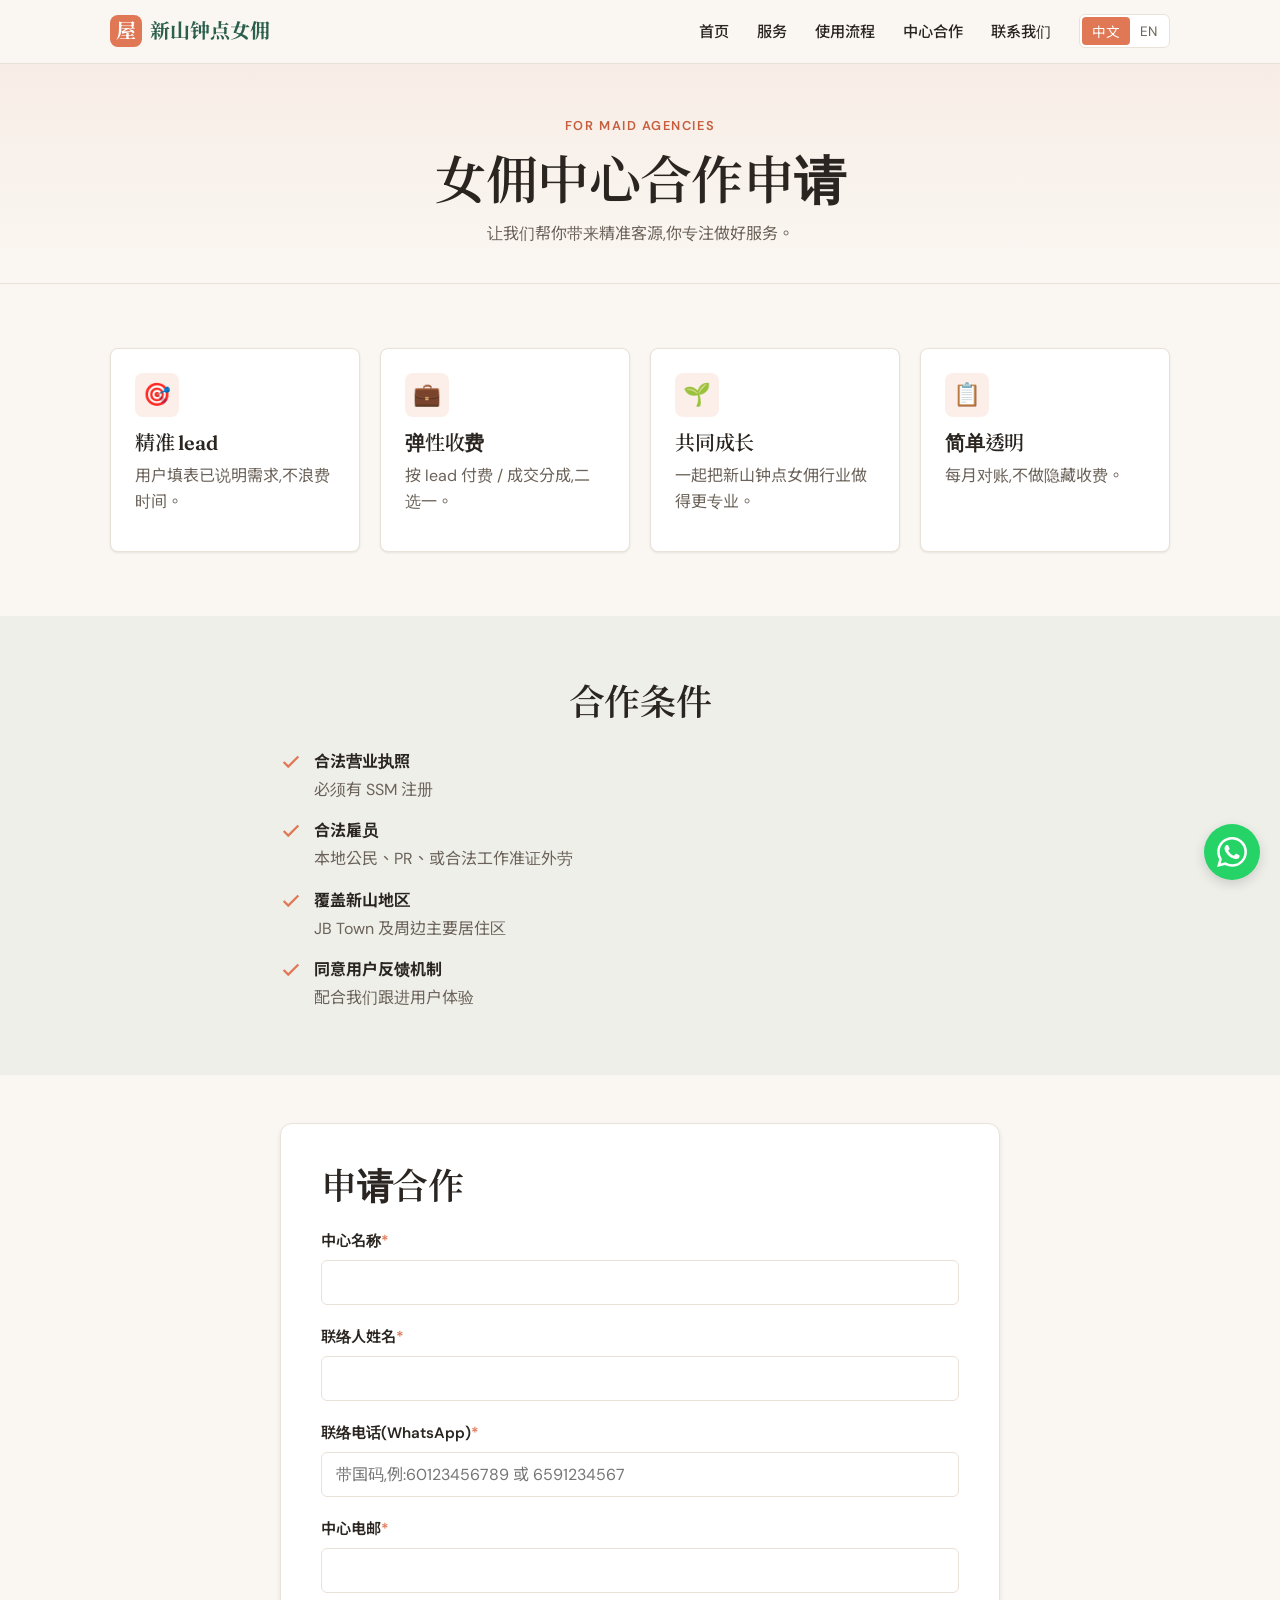
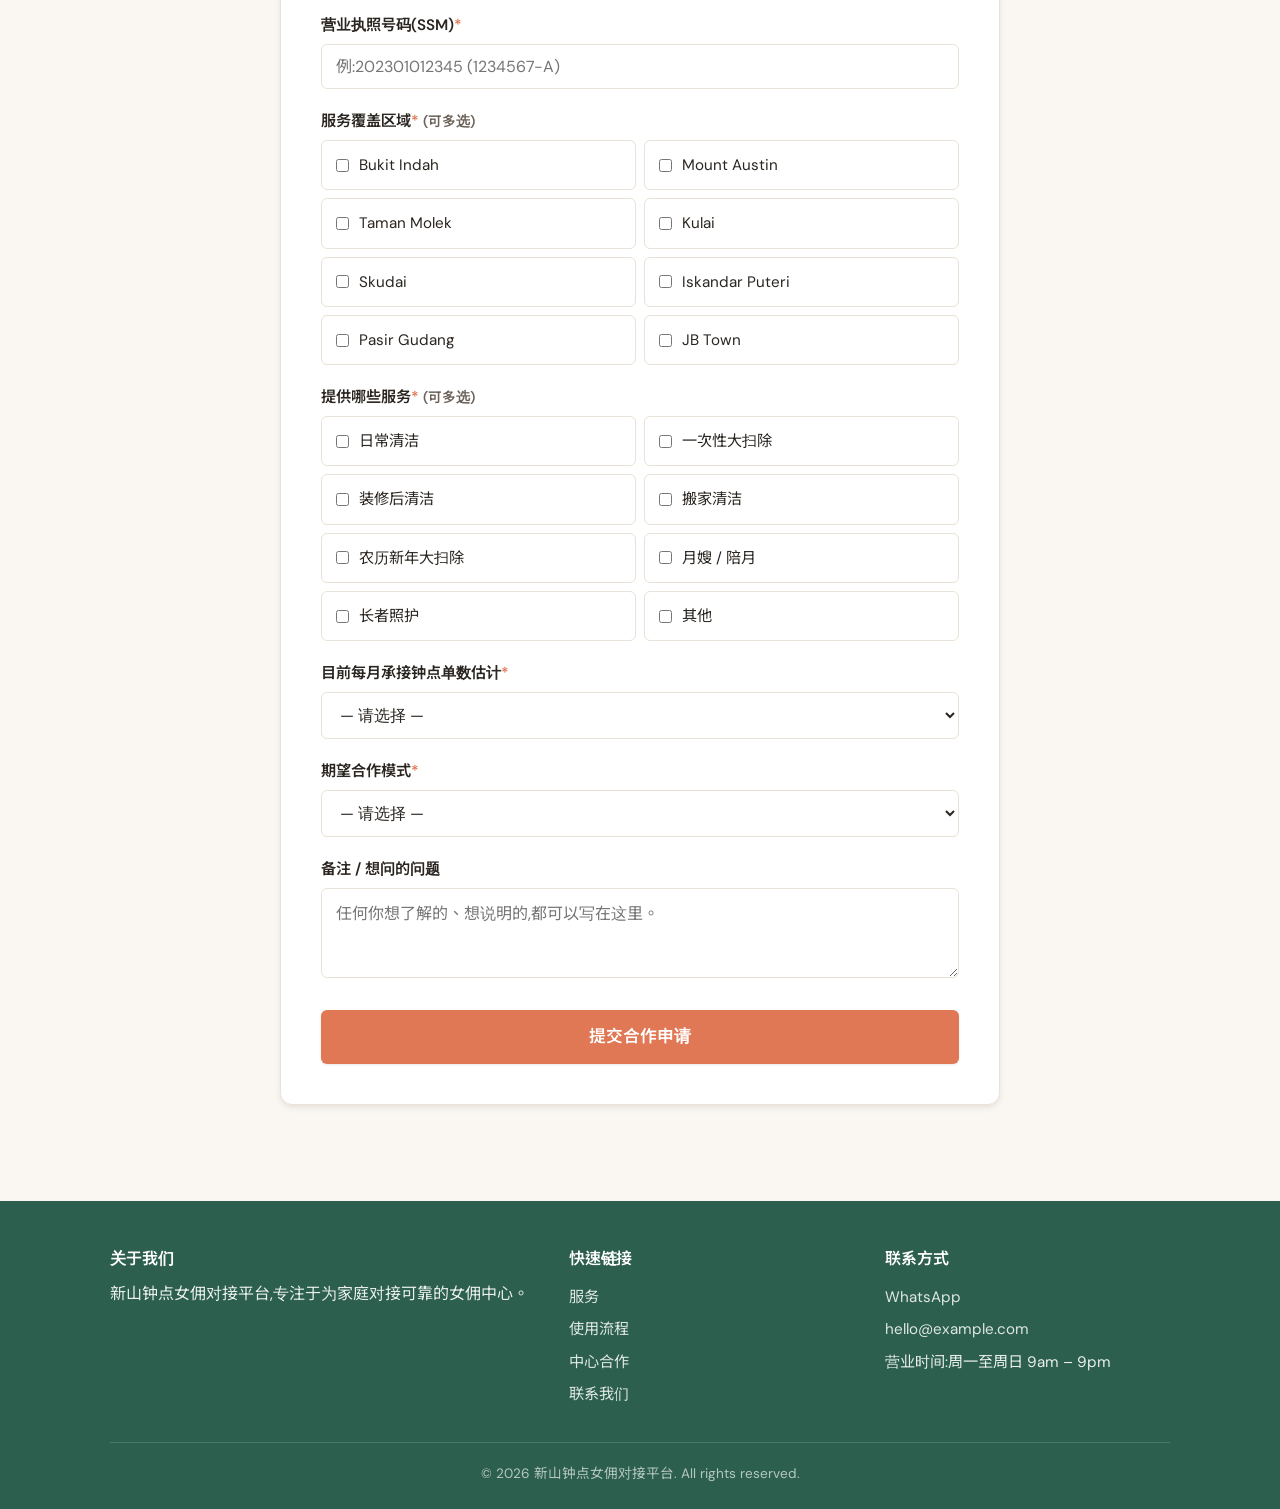
<file: partner.html>
<!DOCTYPE html>
<html lang="zh-Hant">
<head>
  <meta charset="UTF-8" />
  <meta name="viewport" content="width=device-width, initial-scale=1.0" />
  <meta name="description" content="新山女佣中心合作申请 — 让我们帮你带来精准客源。按 lead 付费或成交分成。" />
  <title>女佣中心合作 | 新山钟点女佣对接平台</title>
  <link rel="preconnect" href="https://fonts.googleapis.com">
  <link rel="preconnect" href="https://fonts.gstatic.com" crossorigin>
  <link href="https://fonts.googleapis.com/css2?family=Fraunces:wght@500;600;700&family=DM+Sans:wght@400;500;600;700&family=Noto+Sans+TC:wght@400;500;700&family=Noto+Serif+TC:wght@600;700&display=swap" rel="stylesheet">
  <link rel="stylesheet" href="css/style.css">
</head>
<body>

<header class="site-header">
  <nav class="nav">
    <a href="index.html" class="logo"><span class="logo-mark">屋</span><span>新山钟点女佣</span></a>
    <button class="nav-toggle" aria-label="Toggle menu"><svg viewBox="0 0 24 24" fill="none" stroke="currentColor" stroke-width="2"><line x1="3" y1="6" x2="21" y2="6"/><line x1="3" y1="12" x2="21" y2="12"/><line x1="3" y1="18" x2="21" y2="18"/></svg></button>
    <ul class="nav-menu">
      <li><a href="index.html" data-i18n="nav_home">首页</a></li>
      <li><a href="services.html" data-i18n="nav_services">服务</a></li>
      <li><a href="how-it-works.html" data-i18n="nav_how">使用流程</a></li>
      <li><a href="partner.html" data-i18n="nav_partner">中心合作</a></li>
      <li><a href="contact.html" data-i18n="nav_contact">联系我们</a></li>
      <li><div class="lang-switch"><button data-lang="zh" class="active">中文</button><button data-lang="en">EN</button></div></li>
    </ul>
  </nav>
</header>

<main>

<section class="page-hero">
  <div class="container">
    <span class="eyebrow">For Maid Agencies</span>
    <h1 data-i18n="partner_page_title">女佣中心合作申请</h1>
    <p data-i18n="partner_page_desc">让我们帮你带来精准客源,你专注做好服务。</p>
  </div>
</section>

<!-- Value props -->
<section class="section">
  <div class="container">
    <div class="grid-4">
      <div class="card">
        <div class="card-icon">🎯</div>
        <h3 data-i18n="partner_value_1">精准 lead</h3>
        <p class="muted" data-i18n="partner_value_1_desc">用户填表已说明需求,不浪费时间。</p>
      </div>
      <div class="card">
        <div class="card-icon">💼</div>
        <h3 data-i18n="partner_value_2">弹性收费</h3>
        <p class="muted" data-i18n="partner_value_2_desc">按 lead 付费 / 成交分成,二选一。</p>
      </div>
      <div class="card">
        <div class="card-icon">🌱</div>
        <h3 data-i18n="partner_value_3">共同成长</h3>
        <p class="muted" data-i18n="partner_value_3_desc">一起把新山钟点女佣行业做得更专业。</p>
      </div>
      <div class="card">
        <div class="card-icon">📋</div>
        <h3 data-i18n="partner_value_4">简单透明</h3>
        <p class="muted" data-i18n="partner_value_4_desc">每月对账,不做隐藏收费。</p>
      </div>
    </div>
  </div>
</section>

<!-- Requirements -->
<section class="section" style="background: rgba(44,95,78,0.05);">
  <div class="container" style="max-width: 760px;">
    <div class="text-center" style="margin-bottom: 1.5rem;">
      <h2 data-i18n="partner_req_title">合作条件</h2>
    </div>
    <ul class="promise" style="grid-template-columns: 1fr;">
      <li>
        <svg viewBox="0 0 24 24" fill="none" stroke="currentColor" stroke-width="2.5"><polyline points="20 6 9 17 4 12"/></svg>
        <div><strong>合法营业执照</strong><span class="muted">必须有 SSM 注册</span></div>
      </li>
      <li>
        <svg viewBox="0 0 24 24" fill="none" stroke="currentColor" stroke-width="2.5"><polyline points="20 6 9 17 4 12"/></svg>
        <div><strong>合法雇员</strong><span class="muted">本地公民、PR、或合法工作准证外劳</span></div>
      </li>
      <li>
        <svg viewBox="0 0 24 24" fill="none" stroke="currentColor" stroke-width="2.5"><polyline points="20 6 9 17 4 12"/></svg>
        <div><strong>覆盖新山地区</strong><span class="muted">JB Town 及周边主要居住区</span></div>
      </li>
      <li>
        <svg viewBox="0 0 24 24" fill="none" stroke="currentColor" stroke-width="2.5"><polyline points="20 6 9 17 4 12"/></svg>
        <div><strong>同意用户反馈机制</strong><span class="muted">配合我们跟进用户体验</span></div>
      </li>
    </ul>
  </div>
</section>

<!-- Form -->
<section class="form-section">
  <div class="container">
    <div class="form-card" id="form-card">
      <h2 style="margin-bottom: 1.25rem;" data-i18n="partner_form_title">申请合作</h2>

      <form id="partner-form" novalidate>

        <div class="form-group">
          <label class="form-label" for="center_name">中心名称<span class="required">*</span></label>
          <input type="text" id="center_name" name="center_name" class="form-input" maxlength="100" />
          <div class="form-error"></div>
        </div>

        <div class="form-group">
          <label class="form-label" for="contact_name">联络人姓名<span class="required">*</span></label>
          <input type="text" id="contact_name" name="contact_name" class="form-input" maxlength="50" />
          <div class="form-error"></div>
        </div>

        <div class="form-group">
          <label class="form-label" for="contact_phone">联络电话(WhatsApp)<span class="required">*</span></label>
          <input type="tel" id="contact_phone" name="contact_phone" class="form-input" placeholder="带国码,例:60123456789 或 6591234567" />
          <div class="form-error"></div>
        </div>

        <div class="form-group">
          <label class="form-label" for="email">中心电邮<span class="required">*</span></label>
          <input type="email" id="email" name="email" class="form-input" />
          <div class="form-error"></div>
        </div>

        <div class="form-group">
          <label class="form-label" for="ssm_number">营业执照号码(SSM)<span class="required">*</span></label>
          <input type="text" id="ssm_number" name="ssm_number" class="form-input" placeholder="例:202301012345 (1234567-A)" />
          <div class="form-error"></div>
        </div>

        <div class="form-group" data-group="coverage_areas">
          <label class="form-label">服务覆盖区域<span class="required">*</span> <span class="form-help" style="display:inline; margin:0;">(可多选)</span></label>
          <div class="option-grid" data-multi="true">
            <label class="option-card"><input type="checkbox" name="coverage_areas" value="Bukit Indah"><span>Bukit Indah</span></label>
            <label class="option-card"><input type="checkbox" name="coverage_areas" value="Mount Austin"><span>Mount Austin</span></label>
            <label class="option-card"><input type="checkbox" name="coverage_areas" value="Taman Molek"><span>Taman Molek</span></label>
            <label class="option-card"><input type="checkbox" name="coverage_areas" value="Kulai"><span>Kulai</span></label>
            <label class="option-card"><input type="checkbox" name="coverage_areas" value="Skudai"><span>Skudai</span></label>
            <label class="option-card"><input type="checkbox" name="coverage_areas" value="Iskandar Puteri"><span>Iskandar Puteri</span></label>
            <label class="option-card"><input type="checkbox" name="coverage_areas" value="Pasir Gudang"><span>Pasir Gudang</span></label>
            <label class="option-card"><input type="checkbox" name="coverage_areas" value="JB Town"><span>JB Town</span></label>
          </div>
          <div class="form-error"></div>
        </div>

        <div class="form-group" data-group="services_offered">
          <label class="form-label">提供哪些服务<span class="required">*</span> <span class="form-help" style="display:inline; margin:0;">(可多选)</span></label>
          <div class="option-grid" data-multi="true">
            <label class="option-card"><input type="checkbox" name="services_offered" value="日常清洁"><span>日常清洁</span></label>
            <label class="option-card"><input type="checkbox" name="services_offered" value="一次性大扫除"><span>一次性大扫除</span></label>
            <label class="option-card"><input type="checkbox" name="services_offered" value="装修后清洁"><span>装修后清洁</span></label>
            <label class="option-card"><input type="checkbox" name="services_offered" value="搬家清洁"><span>搬家清洁</span></label>
            <label class="option-card"><input type="checkbox" name="services_offered" value="农历新年大扫除"><span>农历新年大扫除</span></label>
            <label class="option-card"><input type="checkbox" name="services_offered" value="月嫂/陪月"><span>月嫂 / 陪月</span></label>
            <label class="option-card"><input type="checkbox" name="services_offered" value="长者照护"><span>长者照护</span></label>
            <label class="option-card"><input type="checkbox" name="services_offered" value="其他"><span>其他</span></label>
          </div>
          <div class="form-error"></div>
        </div>

        <div class="form-group">
          <label class="form-label" for="monthly_volume">目前每月承接钟点单数估计<span class="required">*</span></label>
          <select id="monthly_volume" name="monthly_volume" class="form-select">
            <option value="">— 请选择 —</option>
            <option value="<20">少于 20 单</option>
            <option value="20-50">20 – 50 单</option>
            <option value="50-100">50 – 100 单</option>
            <option value="100-200">100 – 200 单</option>
            <option value=">200">超过 200 单</option>
          </select>
          <div class="form-error"></div>
        </div>

        <div class="form-group">
          <label class="form-label" for="preferred_model">期望合作模式<span class="required">*</span></label>
          <select id="preferred_model" name="preferred_model" class="form-select">
            <option value="">— 请选择 —</option>
            <option value="按lead付费">按 lead 付费</option>
            <option value="按成交分成">按成交分成</option>
            <option value="都可以">都可以,看条件</option>
          </select>
          <div class="form-error"></div>
        </div>

        <div class="form-group">
          <label class="form-label" for="remarks">备注 / 想问的问题</label>
          <textarea id="remarks" name="remarks" class="form-textarea" maxlength="500" placeholder="任何你想了解的、想说明的,都可以写在这里。"></textarea>
        </div>

        <div class="form-actions">
          <button type="submit" id="btn-submit" class="btn btn-primary btn-lg btn-block">提交合作申请</button>
        </div>
      </form>
    </div>

    <div class="form-card thank-you" id="thank-you" style="display:none;">
      <div class="thank-you-icon">✓</div>
      <h2 data-i18n="thank_partner_title">我们已收到你的合作申请</h2>
      <p class="muted" data-i18n="thank_partner_desc">我们会在 2–3 个工作天内联系你。</p>
      <div style="margin-top: 1.5rem;">
        <a class="btn btn-secondary" href="index.html" data-i18n="cta_back_home">返回首页</a>
      </div>
    </div>
  </div>
</section>

</main>

<footer class="site-footer">
  <div class="container">
    <div class="footer-grid">
      <div><h4 data-i18n="footer_about_title">关于我们</h4><p data-i18n="footer_about_desc">新山钟点女佣对接平台,专注于为家庭对接可靠的女佣中心。</p></div>
      <div><h4 data-i18n="footer_quick_title">快速链接</h4><ul><li><a href="services.html" data-i18n="nav_services">服务</a></li><li><a href="how-it-works.html" data-i18n="nav_how">使用流程</a></li><li><a href="partner.html" data-i18n="nav_partner">中心合作</a></li><li><a href="contact.html" data-i18n="nav_contact">联系我们</a></li></ul></div>
      <div><h4 data-i18n="footer_contact_title">联系方式</h4><ul><li><a data-whatsapp href="#">WhatsApp</a></li><li><a data-email="show" href="#">hello@example.com</a></li><li data-i18n="footer_hours">营业时间:周一至周日 9am – 9pm</li></ul></div>
    </div>
    <div class="footer-bottom" data-i18n="footer_rights">© 2026 新山钟点女佣对接平台. All rights reserved.</div>
  </div>
</footer>

<a class="whatsapp-float" data-whatsapp href="#" target="_blank" rel="noopener" aria-label="WhatsApp">
  <svg viewBox="0 0 24 24" fill="currentColor"><path d="M17.472 14.382c-.297-.149-1.758-.867-2.03-.967-.273-.099-.471-.148-.67.15-.197.297-.767.966-.94 1.164-.173.198-.347.223-.644.075-.297-.15-1.255-.463-2.39-1.475-.883-.788-1.48-1.761-1.653-2.059-.173-.297-.018-.458.13-.606.134-.133.298-.347.446-.52.149-.174.198-.298.298-.497.099-.198.05-.371-.025-.52-.075-.149-.669-1.612-.916-2.207-.242-.579-.487-.501-.669-.51l-.57-.01c-.198 0-.52.074-.792.372s-1.04 1.016-1.04 2.479 1.065 2.876 1.213 3.074c.149.198 2.096 3.2 5.077 4.487.709.306 1.262.489 1.694.625.712.227 1.36.195 1.872.118.571-.085 1.758-.719 2.006-1.413.247-.694.247-1.289.173-1.413-.074-.124-.272-.198-.57-.347m-5.421 7.403h-.004a9.87 9.87 0 0 1-5.031-1.378l-.361-.214-3.741.982.999-3.648-.235-.374a9.86 9.86 0 0 1-1.51-5.26c.001-5.45 4.436-9.884 9.888-9.884 2.64 0 5.122 1.03 6.988 2.898a9.825 9.825 0 0 1 2.893 6.994c-.003 5.45-4.437 9.884-9.885 9.884m8.413-18.297A11.815 11.815 0 0 0 12.05 0C5.495 0 .16 5.335.157 11.892c0 2.096.547 4.142 1.588 5.945L.057 24l6.305-1.654a11.882 11.882 0 0 0 5.683 1.448h.005c6.554 0 11.89-5.335 11.893-11.893a11.821 11.821 0 0 0-3.48-8.413Z"/></svg>
</a>

<script src="js/i18n.js"></script>
<script src="js/main.js"></script>
<script src="js/form-partner.js"></script>
</body>
</html>
</file>
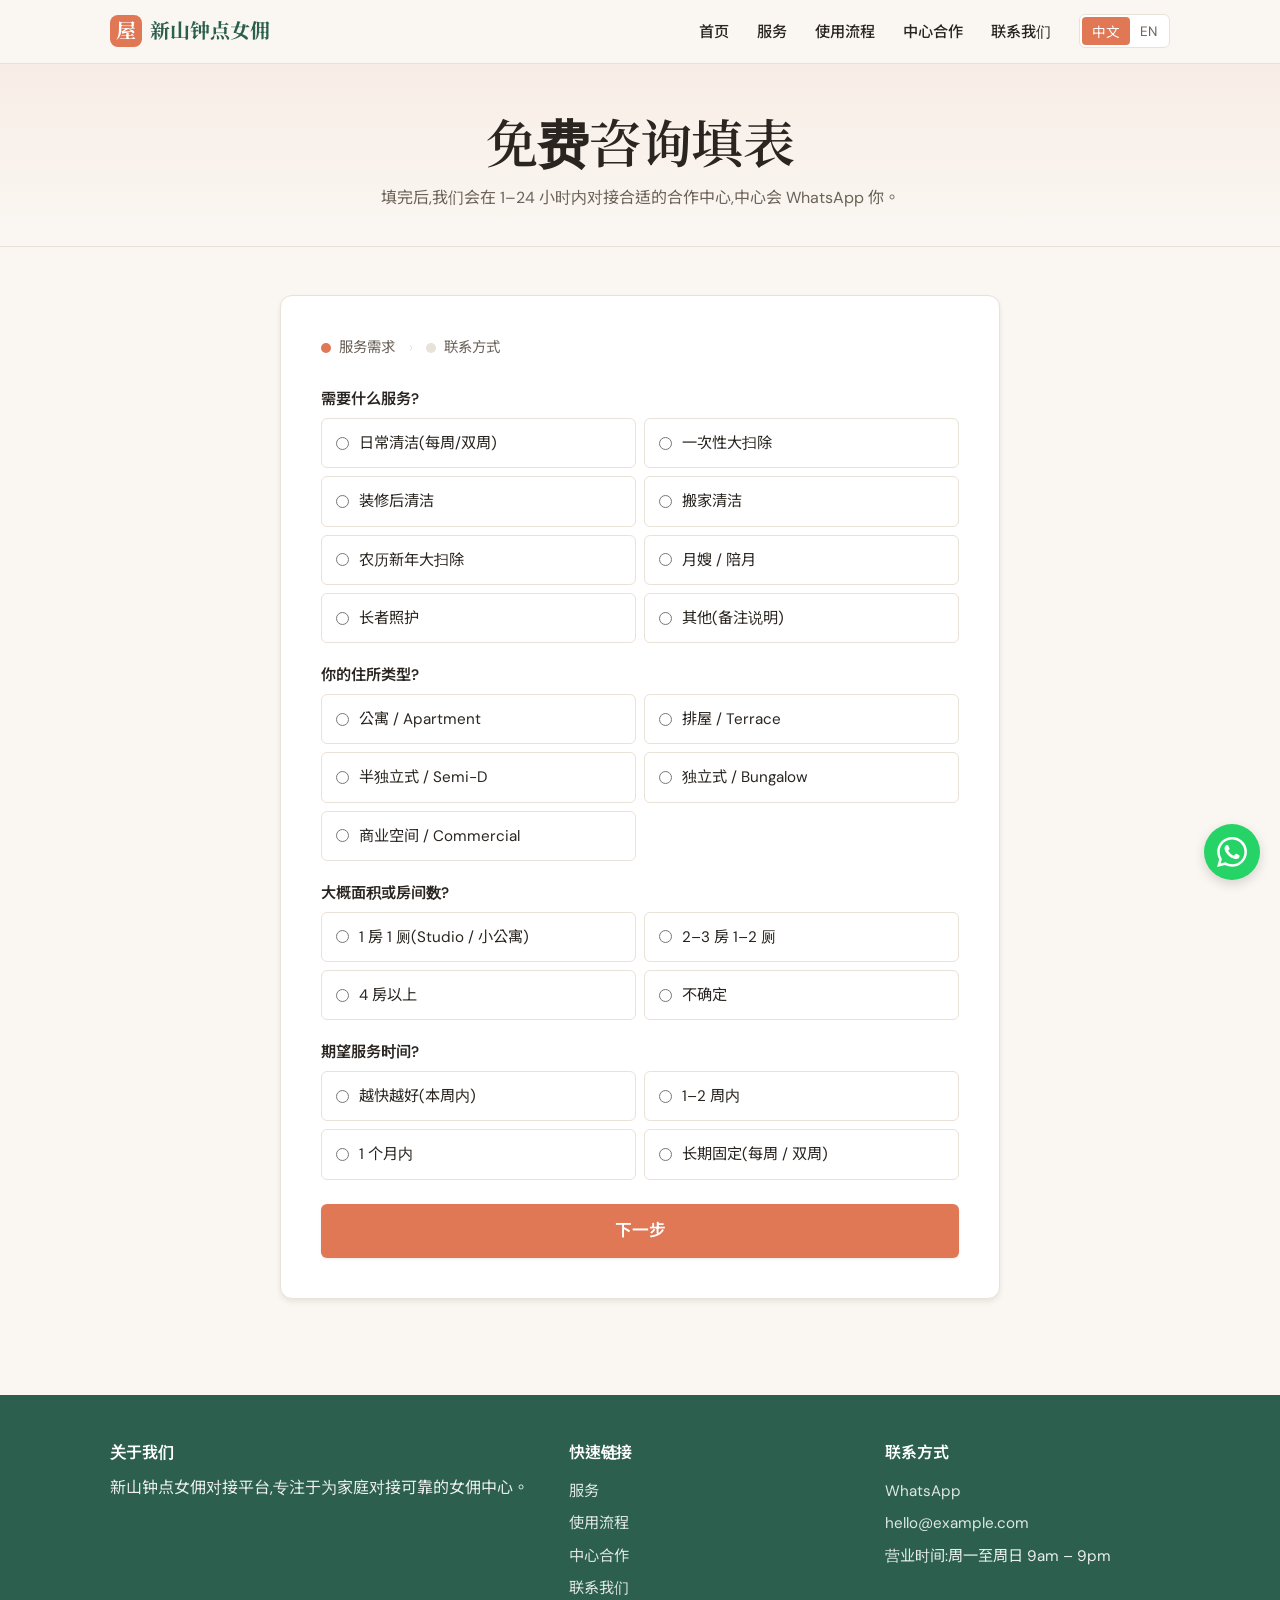
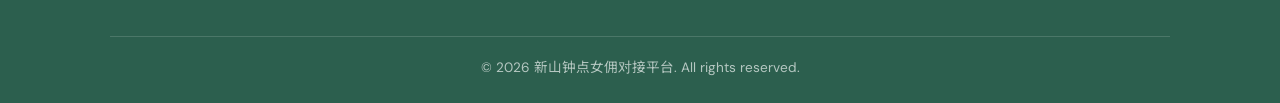
<file: request.html>
<!DOCTYPE html>
<html lang="zh-Hant">
<head>
  <meta charset="UTF-8" />
  <meta name="viewport" content="width=device-width, initial-scale=1.0" />
  <meta name="description" content="新山钟点女佣免费咨询表 — 2 分钟填完,我们对接合适的合作中心,1–24 小时内回复。" />
  <title>免费咨询填表 | 新山钟点女佣对接平台</title>
  <link rel="preconnect" href="https://fonts.googleapis.com">
  <link rel="preconnect" href="https://fonts.gstatic.com" crossorigin>
  <link href="https://fonts.googleapis.com/css2?family=Fraunces:wght@500;600;700&family=DM+Sans:wght@400;500;600;700&family=Noto+Sans+TC:wght@400;500;700&family=Noto+Serif+TC:wght@600;700&display=swap" rel="stylesheet">
  <link rel="stylesheet" href="css/style.css">
</head>
<body>

<header class="site-header">
  <nav class="nav">
    <a href="index.html" class="logo"><span class="logo-mark">屋</span><span>新山钟点女佣</span></a>
    <button class="nav-toggle" aria-label="Toggle menu"><svg viewBox="0 0 24 24" fill="none" stroke="currentColor" stroke-width="2"><line x1="3" y1="6" x2="21" y2="6"/><line x1="3" y1="12" x2="21" y2="12"/><line x1="3" y1="18" x2="21" y2="18"/></svg></button>
    <ul class="nav-menu">
      <li><a href="index.html" data-i18n="nav_home">首页</a></li>
      <li><a href="services.html" data-i18n="nav_services">服务</a></li>
      <li><a href="how-it-works.html" data-i18n="nav_how">使用流程</a></li>
      <li><a href="partner.html" data-i18n="nav_partner">中心合作</a></li>
      <li><a href="contact.html" data-i18n="nav_contact">联系我们</a></li>
      <li><div class="lang-switch"><button data-lang="zh" class="active">中文</button><button data-lang="en">EN</button></div></li>
    </ul>
  </nav>
</header>

<main>

<section class="page-hero">
  <div class="container">
    <h1 data-i18n="request_page_title">免费咨询填表</h1>
    <p data-i18n="request_page_desc">填完后,我们会在 1–24 小时内对接合适的合作中心,中心会 WhatsApp 你。</p>
  </div>
</section>

<section class="form-section">
  <div class="container">
    <div class="form-card" id="form-card">

      <div class="form-step-indicator">
        <span class="dot dot-1 active"></span>
        <span data-i18n="step_label_1">服务需求</span>
        <span style="margin: 0 .35rem; color: var(--color-border);">›</span>
        <span class="dot dot-2"></span>
        <span data-i18n="step_label_2">联系方式</span>
      </div>

      <form id="request-form" novalidate>

        <!-- ========== STEP 1 ========== -->
        <div data-step="1">

          <div class="form-group" data-group="service_type">
            <label class="form-label" data-i18n="label_service">需要什么服务?<span class="required">*</span></label>
            <div class="option-grid">
              <label class="option-card"><input type="radio" name="service_type" value="日常清洁"><span>日常清洁(每周/双周)</span></label>
              <label class="option-card"><input type="radio" name="service_type" value="一次性大扫除"><span>一次性大扫除</span></label>
              <label class="option-card"><input type="radio" name="service_type" value="装修后清洁"><span>装修后清洁</span></label>
              <label class="option-card"><input type="radio" name="service_type" value="搬家清洁"><span>搬家清洁</span></label>
              <label class="option-card"><input type="radio" name="service_type" value="农历新年大扫除"><span>农历新年大扫除</span></label>
              <label class="option-card"><input type="radio" name="service_type" value="月嫂/陪月"><span>月嫂 / 陪月</span></label>
              <label class="option-card"><input type="radio" name="service_type" value="长者照护"><span>长者照护</span></label>
              <label class="option-card"><input type="radio" name="service_type" value="其他"><span>其他(备注说明)</span></label>
            </div>
            <div class="form-error">请选择一项</div>
          </div>

          <div class="form-group" data-group="property_type">
            <label class="form-label" data-i18n="label_property">你的住所类型?<span class="required">*</span></label>
            <div class="option-grid">
              <label class="option-card"><input type="radio" name="property_type" value="公寓"><span>公寓 / Apartment</span></label>
              <label class="option-card"><input type="radio" name="property_type" value="排屋"><span>排屋 / Terrace</span></label>
              <label class="option-card"><input type="radio" name="property_type" value="半独立式"><span>半独立式 / Semi-D</span></label>
              <label class="option-card"><input type="radio" name="property_type" value="独立式"><span>独立式 / Bungalow</span></label>
              <label class="option-card"><input type="radio" name="property_type" value="商业空间"><span>商业空间 / Commercial</span></label>
            </div>
            <div class="form-error">请选择一项</div>
          </div>

          <div class="form-group" data-group="property_size">
            <label class="form-label" data-i18n="label_size">大概面积或房间数?<span class="required">*</span></label>
            <div class="option-grid">
              <label class="option-card"><input type="radio" name="property_size" value="1房1厕"><span>1 房 1 厕(Studio / 小公寓)</span></label>
              <label class="option-card"><input type="radio" name="property_size" value="2-3房"><span>2–3 房 1–2 厕</span></label>
              <label class="option-card"><input type="radio" name="property_size" value="4房以上"><span>4 房以上</span></label>
              <label class="option-card"><input type="radio" name="property_size" value="不确定"><span>不确定</span></label>
            </div>
            <div class="form-error">请选择一项</div>
          </div>

          <div class="form-group" data-group="timing">
            <label class="form-label" data-i18n="label_timing">期望服务时间?<span class="required">*</span></label>
            <div class="option-grid">
              <label class="option-card"><input type="radio" name="timing" value="本周内"><span>越快越好(本周内)</span></label>
              <label class="option-card"><input type="radio" name="timing" value="1-2周内"><span>1–2 周内</span></label>
              <label class="option-card"><input type="radio" name="timing" value="1个月内"><span>1 个月内</span></label>
              <label class="option-card"><input type="radio" name="timing" value="长期固定"><span>长期固定(每周 / 双周)</span></label>
            </div>
            <div class="form-error">请选择一项</div>
          </div>

          <div class="form-actions">
            <button type="button" id="btn-next" class="btn btn-primary btn-lg btn-block" data-i18n="btn_next">下一步</button>
          </div>
        </div>

        <!-- ========== STEP 2 ========== -->
        <div data-step="2" style="display:none;">

          <div class="form-group">
            <label class="form-label" for="name" data-i18n="label_name">你的姓名(称呼即可)<span class="required">*</span></label>
            <input type="text" id="name" name="name" class="form-input" maxlength="30" data-i18n-ph="ph_name" placeholder="例:陈太" />
            <div class="form-error"></div>
          </div>

          <div class="form-group">
            <label class="form-label" for="whatsapp" data-i18n="label_whatsapp">WhatsApp 号码<span class="required">*</span></label>
            <div class="phone-row">
              <select name="country_code" id="country_code" class="form-select">
                <option value="+60" selected>🇲🇾 +60</option>
                <option value="+65">🇸🇬 +65</option>
                <option value="+62">🇮🇩 +62</option>
                <option value="+86">🇨🇳 +86</option>
                <option value="+852">🇭🇰 +852</option>
                <option value="+886">🇹🇼 +886</option>
                <option value="+66">🇹🇭 +66</option>
                <option value="+84">🇻🇳 +84</option>
                <option value="+63">🇵🇭 +63</option>
                <option value="+1">🇺🇸 +1</option>
                <option value="+44">🇬🇧 +44</option>
                <option value="+61">🇦🇺 +61</option>
                <option value="+other">其他</option>
              </select>
              <input type="tel" id="whatsapp" name="whatsapp" class="form-input" placeholder="123456789" inputmode="numeric" />
            </div>
            <div class="form-help">请填写真实号码(支持新马印中港台等),合作中心会 WhatsApp 你报价。</div>
            <div class="form-error"></div>
          </div>

          <div class="form-group">
            <label class="form-label" for="location" data-i18n="label_location">服务地点 / 区域<span class="required">*</span></label>
            <select id="location" name="location" class="form-select">
              <option value="">— 请选择 —</option>
              <option value="Bukit Indah">Bukit Indah</option>
              <option value="Mount Austin">Mount Austin</option>
              <option value="Taman Molek">Taman Molek</option>
              <option value="Kulai">Kulai</option>
              <option value="Skudai">Skudai</option>
              <option value="Iskandar Puteri">Iskandar Puteri / Puteri Harbour</option>
              <option value="Pasir Gudang">Pasir Gudang</option>
              <option value="JB Town">JB Town</option>
              <option value="其他">其他(请在备注说明)</option>
            </select>
            <div class="form-error"></div>
          </div>

          <div class="form-group">
            <label class="form-label" for="remarks" data-i18n="label_remarks">其他备注(选填)</label>
            <textarea id="remarks" name="remarks" class="form-textarea" maxlength="500" data-i18n-ph="ph_remarks" placeholder="告诉我们你的特殊需求,例如:有宠物、有过敏原、需要特定工具等"></textarea>
          </div>

          <div class="form-actions">
            <button type="button" id="btn-back" class="btn btn-secondary" data-i18n="btn_back">上一步</button>
            <button type="submit" id="btn-submit" class="btn btn-primary" data-i18n="btn_submit">提交咨询</button>
          </div>
        </div>

      </form>
    </div>

    <!-- ========== THANK YOU ========== -->
    <div class="form-card thank-you" id="thank-you" style="display:none;">
      <div class="thank-you-icon">✓</div>
      <h2 data-i18n="thank_title">我们已收到你的需求</h2>
      <p class="muted" data-i18n="thank_desc">我们会在 1–24 小时内联系你。同时,你可以加我们 WhatsApp 直接咨询。</p>
      <div style="display:flex; gap:.75rem; justify-content:center; flex-wrap:wrap; margin-top: 1.5rem;">
        <a class="btn btn-primary btn-lg" data-whatsapp href="#" target="_blank" rel="noopener" data-i18n="cta_whatsapp_us">立即 WhatsApp 我们</a>
        <a class="btn btn-secondary btn-lg" href="index.html" data-i18n="cta_back_home">返回首页</a>
      </div>
    </div>

  </div>
</section>

</main>

<footer class="site-footer">
  <div class="container">
    <div class="footer-grid">
      <div><h4 data-i18n="footer_about_title">关于我们</h4><p data-i18n="footer_about_desc">新山钟点女佣对接平台,专注于为家庭对接可靠的女佣中心。</p></div>
      <div><h4 data-i18n="footer_quick_title">快速链接</h4><ul><li><a href="services.html" data-i18n="nav_services">服务</a></li><li><a href="how-it-works.html" data-i18n="nav_how">使用流程</a></li><li><a href="partner.html" data-i18n="nav_partner">中心合作</a></li><li><a href="contact.html" data-i18n="nav_contact">联系我们</a></li></ul></div>
      <div><h4 data-i18n="footer_contact_title">联系方式</h4><ul><li><a data-whatsapp href="#">WhatsApp</a></li><li><a data-email="show" href="#">hello@example.com</a></li><li data-i18n="footer_hours">营业时间:周一至周日 9am – 9pm</li></ul></div>
    </div>
    <div class="footer-bottom" data-i18n="footer_rights">© 2026 新山钟点女佣对接平台. All rights reserved.</div>
  </div>
</footer>

<a class="whatsapp-float" data-whatsapp href="#" target="_blank" rel="noopener" aria-label="WhatsApp">
  <svg viewBox="0 0 24 24" fill="currentColor"><path d="M17.472 14.382c-.297-.149-1.758-.867-2.03-.967-.273-.099-.471-.148-.67.15-.197.297-.767.966-.94 1.164-.173.198-.347.223-.644.075-.297-.15-1.255-.463-2.39-1.475-.883-.788-1.48-1.761-1.653-2.059-.173-.297-.018-.458.13-.606.134-.133.298-.347.446-.52.149-.174.198-.298.298-.497.099-.198.05-.371-.025-.52-.075-.149-.669-1.612-.916-2.207-.242-.579-.487-.501-.669-.51l-.57-.01c-.198 0-.52.074-.792.372s-1.04 1.016-1.04 2.479 1.065 2.876 1.213 3.074c.149.198 2.096 3.2 5.077 4.487.709.306 1.262.489 1.694.625.712.227 1.36.195 1.872.118.571-.085 1.758-.719 2.006-1.413.247-.694.247-1.289.173-1.413-.074-.124-.272-.198-.57-.347m-5.421 7.403h-.004a9.87 9.87 0 0 1-5.031-1.378l-.361-.214-3.741.982.999-3.648-.235-.374a9.86 9.86 0 0 1-1.51-5.26c.001-5.45 4.436-9.884 9.888-9.884 2.64 0 5.122 1.03 6.988 2.898a9.825 9.825 0 0 1 2.893 6.994c-.003 5.45-4.437 9.884-9.885 9.884m8.413-18.297A11.815 11.815 0 0 0 12.05 0C5.495 0 .16 5.335.157 11.892c0 2.096.547 4.142 1.588 5.945L.057 24l6.305-1.654a11.882 11.882 0 0 0 5.683 1.448h.005c6.554 0 11.89-5.335 11.893-11.893a11.821 11.821 0 0 0-3.48-8.413Z"/></svg>
</a>

<script src="js/i18n.js"></script>
<script src="js/main.js"></script>
<script src="js/form-request.js"></script>
</body>
</html>
</file>
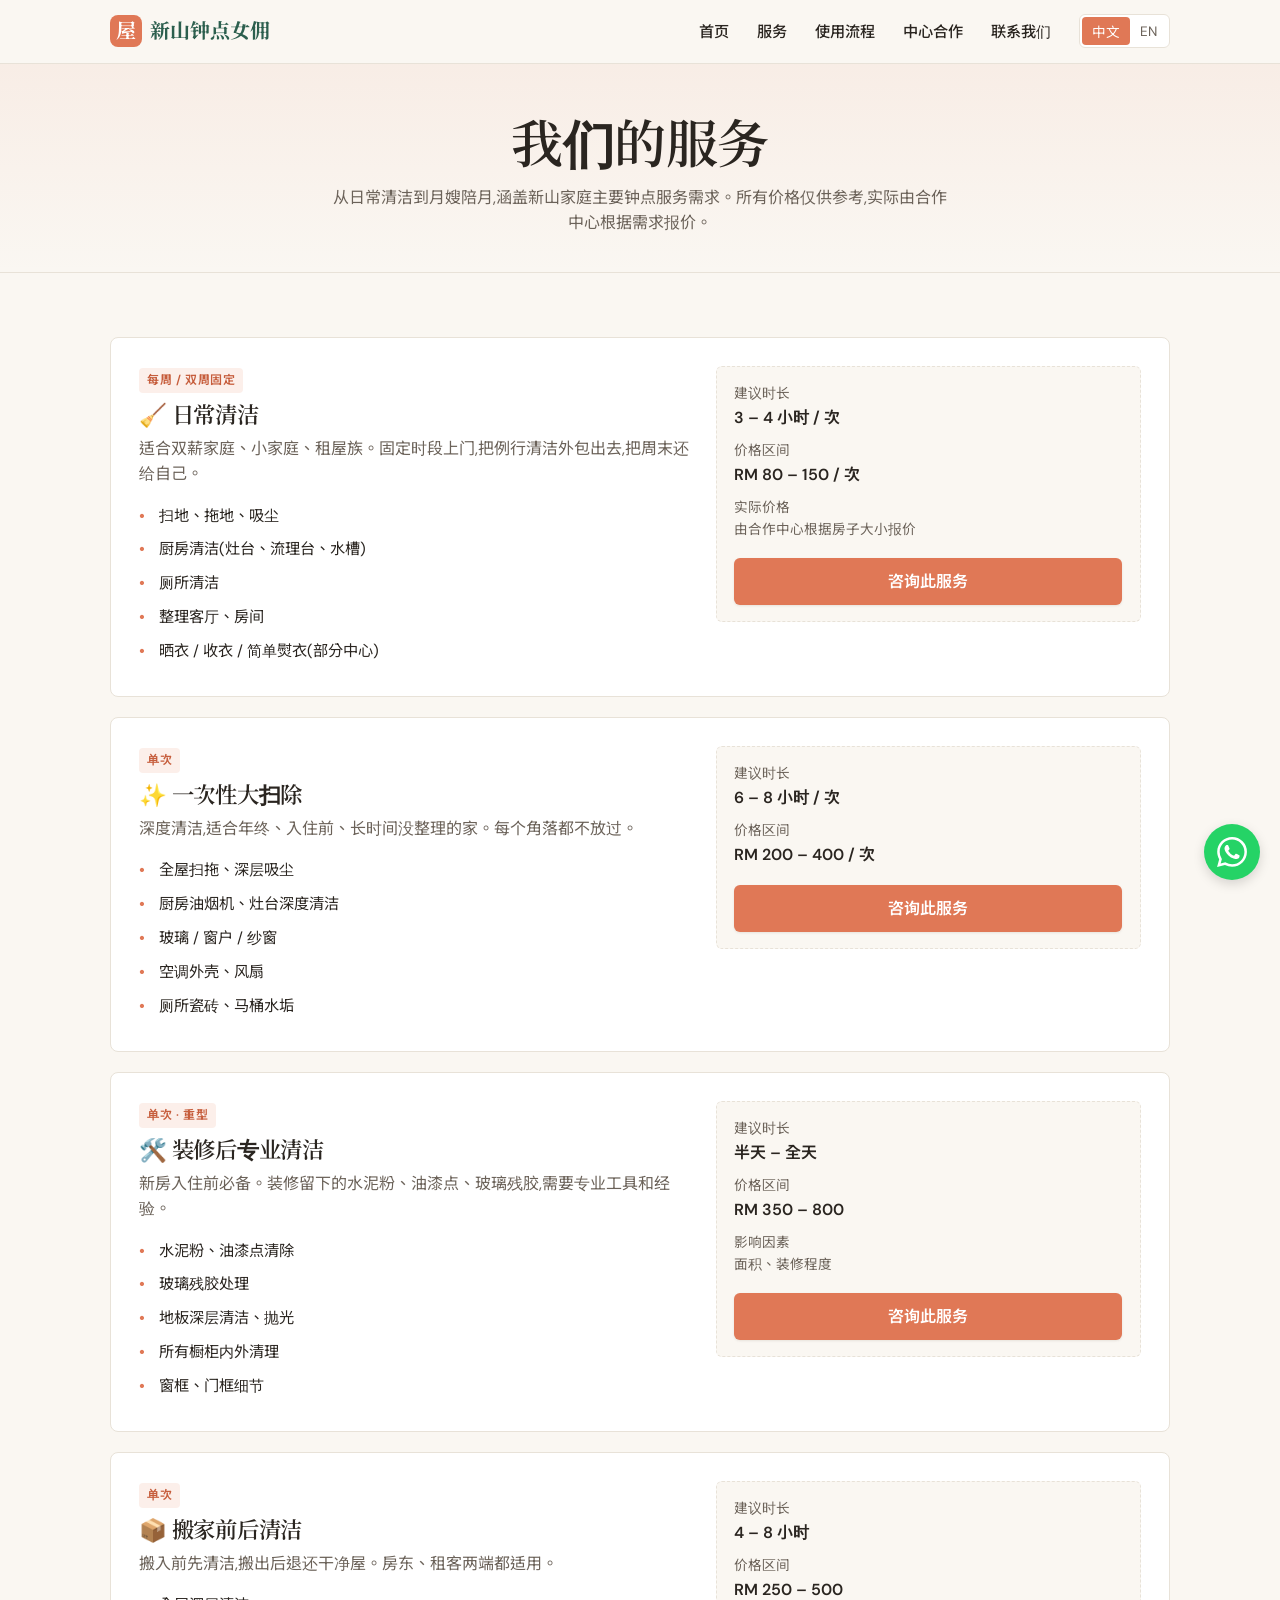
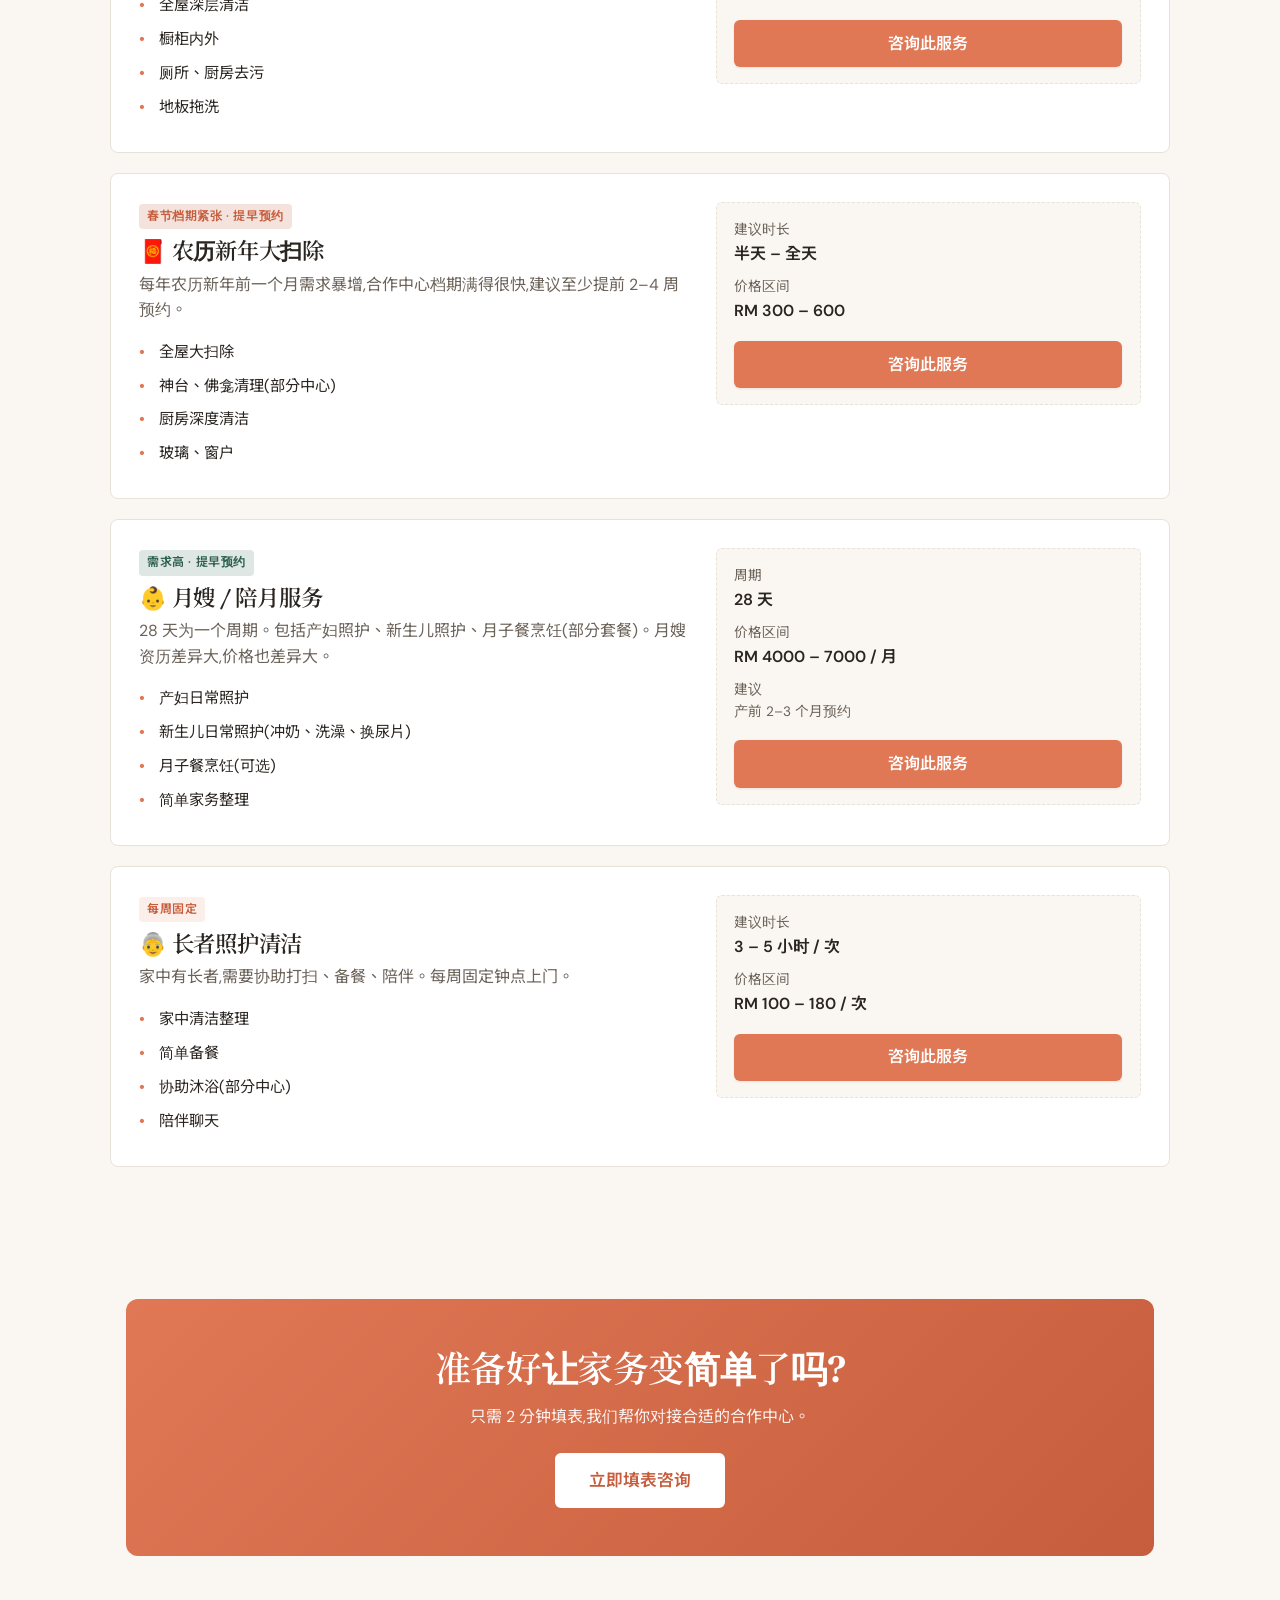
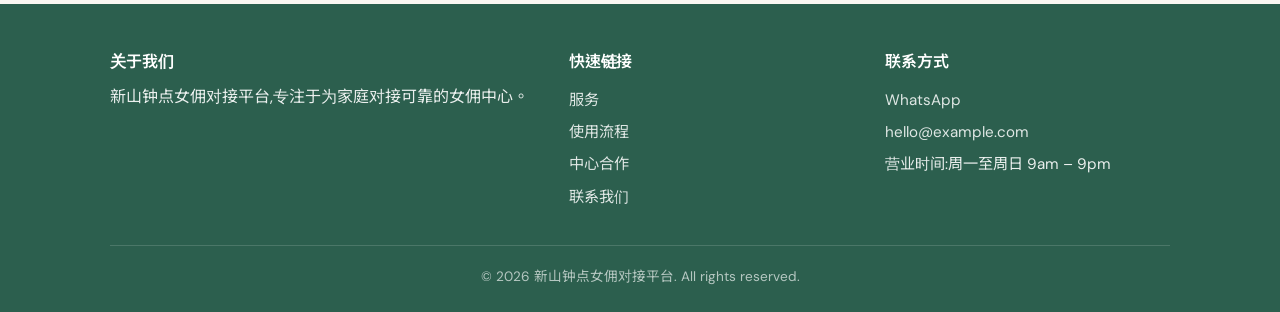
<file: services.html>
<!DOCTYPE html>
<html lang="zh-Hant">
<head>
  <meta charset="UTF-8" />
  <meta name="viewport" content="width=device-width, initial-scale=1.0" />
  <meta name="description" content="新山钟点女佣服务介绍 — 日常清洁、大扫除、装修后清洁、月嫂等。价格透明,合作中心直接报价。" />
  <title>服务介绍 | 新山钟点女佣对接平台</title>
  <link rel="preconnect" href="https://fonts.googleapis.com">
  <link rel="preconnect" href="https://fonts.gstatic.com" crossorigin>
  <link href="https://fonts.googleapis.com/css2?family=Fraunces:wght@500;600;700&family=DM+Sans:wght@400;500;600;700&family=Noto+Sans+TC:wght@400;500;700&family=Noto+Serif+TC:wght@600;700&display=swap" rel="stylesheet">
  <link rel="stylesheet" href="css/style.css">
</head>
<body>

<header class="site-header">
  <nav class="nav">
    <a href="index.html" class="logo"><span class="logo-mark">屋</span><span>新山钟点女佣</span></a>
    <button class="nav-toggle" aria-label="Toggle menu"><svg viewBox="0 0 24 24" fill="none" stroke="currentColor" stroke-width="2"><line x1="3" y1="6" x2="21" y2="6"/><line x1="3" y1="12" x2="21" y2="12"/><line x1="3" y1="18" x2="21" y2="18"/></svg></button>
    <ul class="nav-menu">
      <li><a href="index.html" data-i18n="nav_home">首页</a></li>
      <li><a href="services.html" data-i18n="nav_services">服务</a></li>
      <li><a href="how-it-works.html" data-i18n="nav_how">使用流程</a></li>
      <li><a href="partner.html" data-i18n="nav_partner">中心合作</a></li>
      <li><a href="contact.html" data-i18n="nav_contact">联系我们</a></li>
      <li><div class="lang-switch"><button data-lang="zh" class="active">中文</button><button data-lang="en">EN</button></div></li>
    </ul>
  </nav>
</header>

<main>

<section class="page-hero">
  <div class="container">
    <h1 data-i18n="services_page_title">我们的服务</h1>
    <p data-i18n="services_page_desc">从日常清洁到月嫂陪月,涵盖新山家庭主要钟点服务需求。所有价格仅供参考,实际由合作中心根据需求报价。</p>
  </div>
</section>

<section class="section">
  <div class="container">

    <div class="service-block">
      <div>
        <span class="service-tag">每周 / 双周固定</span>
        <h3>🧹 日常清洁</h3>
        <p class="muted">适合双薪家庭、小家庭、租屋族。固定时段上门,把例行清洁外包出去,把周末还给自己。</p>
        <ul class="service-list">
          <li>扫地、拖地、吸尘</li>
          <li>厨房清洁(灶台、流理台、水槽)</li>
          <li>厕所清洁</li>
          <li>整理客厅、房间</li>
          <li>晒衣 / 收衣 / 简单熨衣(部分中心)</li>
        </ul>
      </div>
      <dl class="service-meta">
        <dt>建议时长</dt><dd>3 – 4 小时 / 次</dd>
        <dt>价格区间</dt><dd>RM 80 – 150 / 次</dd>
        <dt>实际价格</dt><dd class="muted" style="font-size:.85rem;font-weight:400;">由合作中心根据房子大小报价</dd>
        <a href="request.html?service=daily_cleaning" class="btn btn-primary btn-block" style="margin-top:.5rem;">咨询此服务</a>
      </dl>
    </div>

    <div class="service-block">
      <div>
        <span class="service-tag">单次</span>
        <h3>✨ 一次性大扫除</h3>
        <p class="muted">深度清洁,适合年终、入住前、长时间没整理的家。每个角落都不放过。</p>
        <ul class="service-list">
          <li>全屋扫拖、深层吸尘</li>
          <li>厨房油烟机、灶台深度清洁</li>
          <li>玻璃 / 窗户 / 纱窗</li>
          <li>空调外壳、风扇</li>
          <li>厕所瓷砖、马桶水垢</li>
        </ul>
      </div>
      <dl class="service-meta">
        <dt>建议时长</dt><dd>6 – 8 小时 / 次</dd>
        <dt>价格区间</dt><dd>RM 200 – 400 / 次</dd>
        <a href="request.html?service=deep_cleaning" class="btn btn-primary btn-block" style="margin-top:.5rem;">咨询此服务</a>
      </dl>
    </div>

    <div class="service-block">
      <div>
        <span class="service-tag">单次 · 重型</span>
        <h3>🛠️ 装修后专业清洁</h3>
        <p class="muted">新房入住前必备。装修留下的水泥粉、油漆点、玻璃残胶,需要专业工具和经验。</p>
        <ul class="service-list">
          <li>水泥粉、油漆点清除</li>
          <li>玻璃残胶处理</li>
          <li>地板深层清洁、抛光</li>
          <li>所有橱柜内外清理</li>
          <li>窗框、门框细节</li>
        </ul>
      </div>
      <dl class="service-meta">
        <dt>建议时长</dt><dd>半天 – 全天</dd>
        <dt>价格区间</dt><dd>RM 350 – 800</dd>
        <dt>影响因素</dt><dd class="muted" style="font-size:.85rem;font-weight:400;">面积、装修程度</dd>
        <a href="request.html?service=post_renovation" class="btn btn-primary btn-block" style="margin-top:.5rem;">咨询此服务</a>
      </dl>
    </div>

    <div class="service-block">
      <div>
        <span class="service-tag">单次</span>
        <h3>📦 搬家前后清洁</h3>
        <p class="muted">搬入前先清洁,搬出后退还干净屋。房东、租客两端都适用。</p>
        <ul class="service-list">
          <li>全屋深层清洁</li>
          <li>橱柜内外</li>
          <li>厕所、厨房去污</li>
          <li>地板拖洗</li>
        </ul>
      </div>
      <dl class="service-meta">
        <dt>建议时长</dt><dd>4 – 8 小时</dd>
        <dt>价格区间</dt><dd>RM 250 – 500</dd>
        <a href="request.html?service=moving" class="btn btn-primary btn-block" style="margin-top:.5rem;">咨询此服务</a>
      </dl>
    </div>

    <div class="service-block">
      <div>
        <span class="service-tag" style="background: rgba(196,93,60,0.18); color: var(--color-primary-dark);">春节档期紧张 · 提早预约</span>
        <h3>🧧 农历新年大扫除</h3>
        <p class="muted">每年农历新年前一个月需求暴增,合作中心档期满得很快,建议至少提前 2–4 周预约。</p>
        <ul class="service-list">
          <li>全屋大扫除</li>
          <li>神台、佛龛清理(部分中心)</li>
          <li>厨房深度清洁</li>
          <li>玻璃、窗户</li>
        </ul>
      </div>
      <dl class="service-meta">
        <dt>建议时长</dt><dd>半天 – 全天</dd>
        <dt>价格区间</dt><dd>RM 300 – 600</dd>
        <a href="request.html?service=cny" class="btn btn-primary btn-block" style="margin-top:.5rem;">咨询此服务</a>
      </dl>
    </div>

    <div class="service-block">
      <div>
        <span class="service-tag" style="background: rgba(44,95,78,0.15); color: var(--color-secondary);">需求高 · 提早预约</span>
        <h3>👶 月嫂 / 陪月服务</h3>
        <p class="muted">28 天为一个周期。包括产妇照护、新生儿照护、月子餐烹饪(部分套餐)。月嫂资历差异大,价格也差异大。</p>
        <ul class="service-list">
          <li>产妇日常照护</li>
          <li>新生儿日常照护(冲奶、洗澡、换尿片)</li>
          <li>月子餐烹饪(可选)</li>
          <li>简单家务整理</li>
        </ul>
      </div>
      <dl class="service-meta">
        <dt>周期</dt><dd>28 天</dd>
        <dt>价格区间</dt><dd>RM 4000 – 7000 / 月</dd>
        <dt>建议</dt><dd class="muted" style="font-size:.85rem;font-weight:400;">产前 2–3 个月预约</dd>
        <a href="request.html?service=confinement" class="btn btn-primary btn-block" style="margin-top:.5rem;">咨询此服务</a>
      </dl>
    </div>

    <div class="service-block">
      <div>
        <span class="service-tag">每周固定</span>
        <h3>👵 长者照护清洁</h3>
        <p class="muted">家中有长者,需要协助打扫、备餐、陪伴。每周固定钟点上门。</p>
        <ul class="service-list">
          <li>家中清洁整理</li>
          <li>简单备餐</li>
          <li>协助沐浴(部分中心)</li>
          <li>陪伴聊天</li>
        </ul>
      </div>
      <dl class="service-meta">
        <dt>建议时长</dt><dd>3 – 5 小时 / 次</dd>
        <dt>价格区间</dt><dd>RM 100 – 180 / 次</dd>
        <a href="request.html?service=elderly_care" class="btn btn-primary btn-block" style="margin-top:.5rem;">咨询此服务</a>
      </dl>
    </div>

  </div>
</section>

<div class="container">
  <div class="cta-band">
    <h2 data-i18n="cta_band_title">准备好让家务变简单了吗?</h2>
    <p data-i18n="cta_band_desc">只需 2 分钟填表,我们帮你对接合适的合作中心。</p>
    <a href="request.html" class="btn btn-lg" data-i18n="cta_inquiry">立即填表咨询</a>
  </div>
</div>

</main>

<footer class="site-footer">
  <div class="container">
    <div class="footer-grid">
      <div><h4 data-i18n="footer_about_title">关于我们</h4><p data-i18n="footer_about_desc">新山钟点女佣对接平台,专注于为家庭对接可靠的女佣中心。</p></div>
      <div><h4 data-i18n="footer_quick_title">快速链接</h4><ul><li><a href="services.html" data-i18n="nav_services">服务</a></li><li><a href="how-it-works.html" data-i18n="nav_how">使用流程</a></li><li><a href="partner.html" data-i18n="nav_partner">中心合作</a></li><li><a href="contact.html" data-i18n="nav_contact">联系我们</a></li></ul></div>
      <div><h4 data-i18n="footer_contact_title">联系方式</h4><ul><li><a data-whatsapp href="#">WhatsApp</a></li><li><a data-email="show" href="#">hello@example.com</a></li><li data-i18n="footer_hours">营业时间:周一至周日 9am – 9pm</li></ul></div>
    </div>
    <div class="footer-bottom" data-i18n="footer_rights">© 2026 新山钟点女佣对接平台. All rights reserved.</div>
  </div>
</footer>

<a class="whatsapp-float" data-whatsapp href="#" target="_blank" rel="noopener" aria-label="WhatsApp">
  <svg viewBox="0 0 24 24" fill="currentColor"><path d="M17.472 14.382c-.297-.149-1.758-.867-2.03-.967-.273-.099-.471-.148-.67.15-.197.297-.767.966-.94 1.164-.173.198-.347.223-.644.075-.297-.15-1.255-.463-2.39-1.475-.883-.788-1.48-1.761-1.653-2.059-.173-.297-.018-.458.13-.606.134-.133.298-.347.446-.52.149-.174.198-.298.298-.497.099-.198.05-.371-.025-.52-.075-.149-.669-1.612-.916-2.207-.242-.579-.487-.501-.669-.51l-.57-.01c-.198 0-.52.074-.792.372s-1.04 1.016-1.04 2.479 1.065 2.876 1.213 3.074c.149.198 2.096 3.2 5.077 4.487.709.306 1.262.489 1.694.625.712.227 1.36.195 1.872.118.571-.085 1.758-.719 2.006-1.413.247-.694.247-1.289.173-1.413-.074-.124-.272-.198-.57-.347m-5.421 7.403h-.004a9.87 9.87 0 0 1-5.031-1.378l-.361-.214-3.741.982.999-3.648-.235-.374a9.86 9.86 0 0 1-1.51-5.26c.001-5.45 4.436-9.884 9.888-9.884 2.64 0 5.122 1.03 6.988 2.898a9.825 9.825 0 0 1 2.893 6.994c-.003 5.45-4.437 9.884-9.885 9.884m8.413-18.297A11.815 11.815 0 0 0 12.05 0C5.495 0 .16 5.335.157 11.892c0 2.096.547 4.142 1.588 5.945L.057 24l6.305-1.654a11.882 11.882 0 0 0 5.683 1.448h.005c6.554 0 11.89-5.335 11.893-11.893a11.821 11.821 0 0 0-3.48-8.413Z"/></svg>
</a>

<script src="js/i18n.js"></script>
<script src="js/main.js"></script>
</body>
</html>
</file>
<file: css/style.css>
/* ============================================
   新山钟点女佣对接平台 - 主样式
   配色:Direction A 温暖友好
   ============================================ */

:root {
  --color-primary: #E07856;
  --color-primary-dark: #C65D3C;
  --color-secondary: #2C5F4E;
  --color-secondary-dark: #1F3A5F;
  --color-bg: #FAF7F2;
  --color-bg-card: #FFFFFF;
  --color-text: #2A2520;
  --color-text-muted: #6B6259;
  --color-border: #E8E2D8;
  --color-success: #25D366;

  --shadow-sm: 0 1px 2px rgba(60, 40, 20, 0.04), 0 1px 3px rgba(60, 40, 20, 0.06);
  --shadow-md: 0 4px 6px rgba(60, 40, 20, 0.05), 0 2px 4px rgba(60, 40, 20, 0.04);
  --shadow-lg: 0 10px 20px rgba(60, 40, 20, 0.08), 0 4px 8px rgba(60, 40, 20, 0.04);

  --radius-sm: 6px;
  --radius-md: 8px;
  --radius-lg: 12px;

  --font-serif: 'Fraunces', 'Noto Serif TC', serif;
  --font-sans: 'DM Sans', 'Noto Sans TC', sans-serif;
}

* { box-sizing: border-box; margin: 0; padding: 0; }

html { scroll-behavior: smooth; }

body {
  font-family: var(--font-sans);
  font-size: 16px;
  line-height: 1.6;
  color: var(--color-text);
  background: var(--color-bg);
  -webkit-font-smoothing: antialiased;
  -moz-osx-font-smoothing: grayscale;
}

img { max-width: 100%; height: auto; display: block; }

a { color: var(--color-primary-dark); text-decoration: none; transition: color 0.15s; }
a:hover { color: var(--color-primary); }

h1, h2, h3, h4 {
  font-family: var(--font-serif);
  font-weight: 600;
  line-height: 1.25;
  color: var(--color-text);
  letter-spacing: -0.01em;
}

h1 { font-size: clamp(2rem, 5vw, 3.25rem); }
h2 { font-size: clamp(1.5rem, 3.5vw, 2.25rem); margin-bottom: 0.75rem; }
h3 { font-size: 1.25rem; margin-bottom: 0.5rem; }
p { margin-bottom: 0.75rem; }

.container { width: 100%; max-width: 1100px; margin: 0 auto; padding: 0 1.25rem; }
.section { padding: 4rem 0; }
.section-tight { padding: 2.5rem 0; }
.text-center { text-align: center; }
.muted { color: var(--color-text-muted); }
.eyebrow {
  display: inline-block;
  font-family: var(--font-sans);
  font-size: 0.8rem;
  font-weight: 600;
  text-transform: uppercase;
  letter-spacing: 0.12em;
  color: var(--color-primary-dark);
  margin-bottom: 0.75rem;
}

/* ===== Header / Nav ===== */
.site-header {
  position: sticky; top: 0; z-index: 100;
  background: rgba(250, 247, 242, 0.95);
  backdrop-filter: blur(8px);
  border-bottom: 1px solid var(--color-border);
}
.nav {
  display: flex; align-items: center; justify-content: space-between;
  padding: 0.9rem 1.25rem;
  max-width: 1100px; margin: 0 auto;
}
.logo {
  font-family: var(--font-serif);
  font-size: 1.25rem;
  font-weight: 700;
  color: var(--color-secondary);
  display: flex; align-items: center; gap: 0.5rem;
}
.logo-mark {
  width: 32px; height: 32px;
  background: var(--color-primary);
  border-radius: 8px;
  display: inline-flex; align-items: center; justify-content: center;
  color: white; font-weight: 700; font-family: var(--font-serif);
}
.nav-menu { display: flex; align-items: center; gap: 1.75rem; list-style: none; }
.nav-menu a {
  color: var(--color-text); font-weight: 500; font-size: 0.95rem;
}
.nav-menu a:hover { color: var(--color-primary-dark); }
.lang-switch {
  display: inline-flex;
  background: var(--color-bg-card);
  border: 1px solid var(--color-border);
  border-radius: var(--radius-sm); padding: 2px;
}
.lang-switch button {
  background: none; border: none; cursor: pointer;
  padding: 4px 10px; font-size: 0.85rem; border-radius: 4px;
  color: var(--color-text-muted); font-family: inherit;
}
.lang-switch button.active {
  background: var(--color-primary); color: white;
}
.nav-toggle {
  display: none; background: none; border: none; cursor: pointer;
  padding: 6px; color: var(--color-text);
}
.nav-toggle svg { width: 24px; height: 24px; }

@media (max-width: 880px) {
  .nav-menu {
    display: none; position: absolute; top: 100%; left: 0; right: 0;
    background: var(--color-bg-card);
    flex-direction: column; align-items: stretch; gap: 0;
    padding: 1rem 1.25rem; border-bottom: 1px solid var(--color-border);
    box-shadow: var(--shadow-md);
  }
  .nav-menu.open { display: flex; }
  .nav-menu li { padding: 0.6rem 0; border-bottom: 1px solid var(--color-border); }
  .nav-menu li:last-child { border: none; }
  .nav-toggle { display: inline-flex; }
}

/* ===== Buttons ===== */
.btn {
  display: inline-flex; align-items: center; justify-content: center;
  gap: 0.5rem;
  padding: 0.85rem 1.5rem;
  font-family: var(--font-sans); font-size: 1rem; font-weight: 600;
  border-radius: var(--radius-sm);
  border: 2px solid transparent;
  cursor: pointer;
  transition: transform 0.15s, box-shadow 0.15s, background 0.15s, border-color 0.15s;
  text-decoration: none;
  line-height: 1;
}
.btn-primary {
  background: var(--color-primary); color: white;
  box-shadow: var(--shadow-sm);
}
.btn-primary:hover {
  background: var(--color-primary-dark); color: white;
  transform: translateY(-1px); box-shadow: var(--shadow-md);
}
.btn-secondary {
  background: transparent; color: var(--color-secondary);
  border-color: var(--color-secondary);
}
.btn-secondary:hover {
  background: var(--color-secondary); color: white;
}
.btn-lg { padding: 1.05rem 2rem; font-size: 1.05rem; }
.btn-block { width: 100%; }

/* ===== Hero ===== */
.hero {
  position: relative;
  padding: 4.5rem 0 5rem;
  overflow: hidden;
}
.hero::before {
  content: ""; position: absolute; inset: 0;
  background:
    radial-gradient(circle at 12% 18%, rgba(224, 120, 86, 0.16), transparent 50%),
    radial-gradient(circle at 88% 28%, rgba(44, 95, 78, 0.10), transparent 55%);
  pointer-events: none;
}
.hero-inner {
  position: relative;
  display: grid;
  grid-template-columns: 1.2fr 1fr;
  gap: 3rem;
  align-items: center;
}
.hero-title { margin-bottom: 1rem; }
.hero-subtitle {
  font-size: 1.15rem; color: var(--color-text-muted);
  margin-bottom: 1.75rem; max-width: 36ch;
}
.hero-ctas { display: flex; gap: 0.75rem; flex-wrap: wrap; }
.hero-trust {
  display: flex; flex-wrap: wrap; gap: 1rem 1.5rem;
  margin-top: 2.25rem; font-size: 0.9rem; color: var(--color-text-muted);
}
.hero-trust span { display: inline-flex; align-items: center; gap: 0.4rem; }
.hero-trust svg { width: 18px; height: 18px; color: var(--color-primary); }

.hero-illustration {
  position: relative;
  aspect-ratio: 1 / 1;
  background: linear-gradient(135deg, #FFEFE6 0%, #F8E2D5 100%);
  border-radius: 16px;
  overflow: hidden;
  box-shadow: var(--shadow-lg);
}
.hero-illustration svg { width: 100%; height: 100%; }

@media (max-width: 880px) {
  .hero { padding: 2.5rem 0 3rem; }
  .hero-inner { grid-template-columns: 1fr; gap: 2rem; }
  .hero-illustration { max-width: 360px; margin: 0 auto; }
}

/* ===== Cards / Grids ===== */
.grid-3 { display: grid; grid-template-columns: repeat(3, 1fr); gap: 1.25rem; }
.grid-4 { display: grid; grid-template-columns: repeat(4, 1fr); gap: 1.25rem; }
.grid-2 { display: grid; grid-template-columns: repeat(2, 1fr); gap: 1.5rem; }

@media (max-width: 880px) {
  .grid-3, .grid-4 { grid-template-columns: 1fr; }
  .grid-2 { grid-template-columns: 1fr; }
}

.card {
  background: var(--color-bg-card);
  border: 1px solid var(--color-border);
  border-radius: var(--radius-md);
  padding: 1.5rem;
  box-shadow: var(--shadow-sm);
  transition: transform 0.18s, box-shadow 0.18s, border-color 0.18s;
}
.card:hover {
  transform: translateY(-2px);
  box-shadow: var(--shadow-md);
  border-color: rgba(224, 120, 86, 0.4);
}
.card-icon {
  width: 44px; height: 44px;
  background: rgba(224, 120, 86, 0.12);
  border-radius: 8px;
  display: inline-flex; align-items: center; justify-content: center;
  color: var(--color-primary-dark);
  margin-bottom: 0.85rem;
  font-size: 1.4rem;
}

/* ===== Pain Points ===== */
.pain-list { list-style: none; padding: 0; }
.pain-item {
  background: var(--color-bg-card); border: 1px solid var(--color-border);
  padding: 1.5rem; border-radius: var(--radius-md);
  display: flex; gap: 1rem; align-items: flex-start;
}
.pain-item .num {
  font-family: var(--font-serif);
  font-size: 1.6rem; font-weight: 700;
  color: var(--color-primary);
  line-height: 1; flex-shrink: 0;
}

/* ===== Steps ===== */
.steps { display: grid; grid-template-columns: repeat(3, 1fr); gap: 1.5rem; position: relative; }
.step {
  background: var(--color-bg-card);
  border: 1px solid var(--color-border);
  border-radius: var(--radius-md);
  padding: 1.5rem;
  text-align: left;
}
.step-num {
  display: inline-flex; align-items: center; justify-content: center;
  width: 36px; height: 36px;
  background: var(--color-secondary); color: white;
  border-radius: 50%;
  font-family: var(--font-serif); font-weight: 700;
  margin-bottom: 0.85rem;
}
@media (max-width: 880px) { .steps { grid-template-columns: 1fr; } }

/* ===== Promise list ===== */
.promise {
  display: grid; grid-template-columns: repeat(2, 1fr); gap: 1rem 1.5rem;
  list-style: none; padding: 0; margin-top: 1.5rem;
}
.promise li { display: flex; gap: 0.75rem; align-items: flex-start; }
.promise svg {
  width: 22px; height: 22px;
  color: var(--color-primary); flex-shrink: 0; margin-top: 2px;
}
.promise strong { display: block; margin-bottom: 0.15rem; }
@media (max-width: 640px) { .promise { grid-template-columns: 1fr; } }

/* ===== FAQ ===== */
.faq { max-width: 800px; margin: 0 auto; }
.faq-item {
  background: var(--color-bg-card); border: 1px solid var(--color-border);
  border-radius: var(--radius-md);
  margin-bottom: 0.75rem;
  overflow: hidden;
}
.faq-question {
  width: 100%; text-align: left; padding: 1.1rem 1.25rem;
  background: none; border: none; cursor: pointer;
  font-family: var(--font-sans); font-size: 1rem; font-weight: 600;
  color: var(--color-text);
  display: flex; justify-content: space-between; align-items: center; gap: 1rem;
}
.faq-question::after {
  content: "+"; font-size: 1.5rem; color: var(--color-primary); font-weight: 400;
}
.faq-item.open .faq-question::after { content: "−"; }
.faq-answer {
  display: none; padding: 0 1.25rem 1.25rem; color: var(--color-text-muted);
}
.faq-item.open .faq-answer { display: block; }

/* ===== Forms ===== */
.form-section { padding: 3rem 0; }
.form-card {
  background: var(--color-bg-card);
  border: 1px solid var(--color-border);
  border-radius: var(--radius-lg);
  padding: clamp(1.5rem, 4vw, 2.5rem);
  box-shadow: var(--shadow-md);
  max-width: 720px; margin: 0 auto;
}
.form-step-indicator {
  display: flex; gap: 0.5rem; margin-bottom: 1.75rem; align-items: center;
  font-size: 0.9rem; color: var(--color-text-muted);
}
.form-step-indicator .dot {
  width: 10px; height: 10px; border-radius: 50%; background: var(--color-border);
}
.form-step-indicator .dot.active { background: var(--color-primary); }
.form-step-indicator .dot.done { background: var(--color-secondary); }

.form-group { margin-bottom: 1.25rem; }
.form-label {
  display: block; font-weight: 600; margin-bottom: 0.4rem;
  font-size: 0.95rem;
}
.form-label .required { color: var(--color-primary); }
.form-help { font-size: 0.85rem; color: var(--color-text-muted); margin-top: 0.25rem; }

.form-input, .form-select, .form-textarea {
  width: 100%;
  padding: 0.7rem 0.85rem;
  font-family: inherit; font-size: 1rem;
  background: var(--color-bg-card);
  color: var(--color-text);
  border: 1.5px solid var(--color-border);
  border-radius: var(--radius-sm);
  transition: border-color 0.15s, box-shadow 0.15s;
}
.form-input:focus, .form-select:focus, .form-textarea:focus {
  outline: none;
  border-color: var(--color-primary);
  box-shadow: 0 0 0 3px rgba(224, 120, 86, 0.18);
}
.form-textarea { resize: vertical; min-height: 90px; }

.option-grid {
  display: grid; grid-template-columns: repeat(2, 1fr); gap: 0.5rem;
}
@media (max-width: 540px) { .option-grid { grid-template-columns: 1fr; } }

.option-card {
  display: flex; align-items: center; gap: 0.6rem;
  padding: 0.75rem 0.9rem;
  border: 1.5px solid var(--color-border);
  border-radius: var(--radius-sm);
  cursor: pointer;
  background: var(--color-bg-card);
  transition: border-color 0.15s, background 0.15s;
  font-size: 0.95rem;
}
.option-card:hover { border-color: var(--color-primary); }
.option-card input { accent-color: var(--color-primary); }
.option-card.selected {
  border-color: var(--color-primary);
  background: rgba(224, 120, 86, 0.06);
}

.phone-row { display: flex; gap: 0.5rem; }
.phone-row .form-select { width: 100px; flex-shrink: 0; }

.form-error {
  color: #C44536; font-size: 0.85rem; margin-top: 0.3rem;
  display: none;
}
.form-group.has-error .form-input,
.form-group.has-error .form-select,
.form-group.has-error .form-textarea {
  border-color: #C44536;
}
.form-group.has-error .form-error { display: block; }

.form-actions {
  display: flex; gap: 0.75rem; margin-top: 1.5rem;
  flex-wrap: wrap;
}
.form-actions .btn { flex: 1; min-width: 140px; }

.thank-you {
  text-align: center; padding: 1.5rem 0.5rem;
}
.thank-you-icon {
  width: 64px; height: 64px; border-radius: 50%;
  background: rgba(44, 95, 78, 0.12); color: var(--color-secondary);
  display: inline-flex; align-items: center; justify-content: center;
  font-size: 2rem; margin-bottom: 1rem;
}

/* ===== Service detail blocks ===== */
.service-block {
  background: var(--color-bg-card); border: 1px solid var(--color-border);
  border-radius: var(--radius-md); padding: 1.75rem;
  margin-bottom: 1.25rem;
  display: grid; grid-template-columns: 1.3fr 1fr; gap: 1.5rem;
  align-items: start;
}
@media (max-width: 720px) { .service-block { grid-template-columns: 1fr; } }
.service-block h3 { font-size: 1.4rem; margin-bottom: 0.4rem; }
.service-tag {
  display: inline-block;
  font-size: 0.75rem; font-weight: 600; letter-spacing: 0.05em;
  text-transform: uppercase;
  background: rgba(224, 120, 86, 0.12); color: var(--color-primary-dark);
  padding: 3px 8px; border-radius: 4px;
  margin-bottom: 0.5rem;
}
.service-meta {
  background: var(--color-bg);
  padding: 1rem 1.1rem; border-radius: var(--radius-sm);
  border: 1px dashed var(--color-border);
}
.service-meta dt { font-size: 0.85rem; color: var(--color-text-muted); }
.service-meta dd { font-weight: 600; margin-bottom: 0.6rem; font-size: 1rem; }
.service-meta dd:last-child { margin-bottom: 0; }
.service-list { list-style: none; padding: 0; }
.service-list li {
  padding: 0.3rem 0; padding-left: 1.25rem; position: relative;
  font-size: 0.95rem;
}
.service-list li::before {
  content: "•"; color: var(--color-primary);
  position: absolute; left: 0; font-weight: 700;
}

/* ===== Footer ===== */
.site-footer {
  background: var(--color-secondary); color: rgba(255,255,255,0.9);
  padding: 3rem 0 1.5rem;
  margin-top: 3rem;
}
.site-footer a { color: rgba(255,255,255,0.85); }
.site-footer a:hover { color: white; }
.footer-grid {
  display: grid; grid-template-columns: 1.5fr 1fr 1fr; gap: 2rem;
  margin-bottom: 2rem;
}
@media (max-width: 720px) { .footer-grid { grid-template-columns: 1fr; gap: 1.5rem; } }
.footer-grid h4 {
  color: white; margin-bottom: 0.75rem; font-size: 1rem;
  font-family: var(--font-sans); font-weight: 600;
}
.footer-grid ul { list-style: none; padding: 0; }
.footer-grid li { padding: 0.25rem 0; font-size: 0.95rem; }
.footer-bottom {
  border-top: 1px solid rgba(255,255,255,0.15);
  padding-top: 1.25rem;
  font-size: 0.85rem; color: rgba(255,255,255,0.65);
  text-align: center;
}

/* ===== WhatsApp Float ===== */
.whatsapp-float {
  position: fixed;
  right: 20px; bottom: max(20px, env(safe-area-inset-bottom));
  width: 56px; height: 56px;
  background: var(--color-success);
  border-radius: 50%;
  display: inline-flex; align-items: center; justify-content: center;
  box-shadow: 0 4px 12px rgba(0,0,0,0.15);
  z-index: 90;
  transition: transform 0.2s;
  animation: wabounce 3s ease-in-out infinite;
}
.whatsapp-float:hover { transform: scale(1.08); }
.whatsapp-float svg { width: 30px; height: 30px; color: white; }
@keyframes wabounce {
  0%, 100% { transform: translateY(0); }
  6% { transform: translateY(-4px); }
  12% { transform: translateY(0); }
}

/* ===== Stats / Trust band ===== */
.stats-band {
  background: var(--color-secondary); color: white;
  padding: 2.5rem 0;
}
.stats-band .grid-3 { gap: 2rem; }
.stat-item { text-align: center; }
.stat-num {
  font-family: var(--font-serif);
  font-size: 2.5rem; font-weight: 700;
  color: white; line-height: 1; display: block;
  margin-bottom: 0.3rem;
}
.stat-label { font-size: 0.95rem; color: rgba(255,255,255,0.75); }

/* ===== CTA Band ===== */
.cta-band {
  background: linear-gradient(135deg, var(--color-primary) 0%, var(--color-primary-dark) 100%);
  color: white;
  padding: 3rem 0;
  text-align: center;
  border-radius: var(--radius-lg);
  margin: 3rem 1rem;
}
.cta-band h2 { color: white; margin-bottom: 0.75rem; }
.cta-band p { color: rgba(255,255,255,0.92); max-width: 480px; margin: 0 auto 1.5rem; }
.cta-band .btn {
  background: white; color: var(--color-primary-dark);
  border: 2px solid white;
}
.cta-band .btn:hover { background: var(--color-bg); transform: translateY(-1px); }

/* ===== Page Hero (smaller, for inner pages) ===== */
.page-hero {
  background: linear-gradient(180deg, rgba(224, 120, 86, 0.08), transparent);
  padding: 3rem 0 2.25rem;
  text-align: center;
  border-bottom: 1px solid var(--color-border);
}
.page-hero h1 { margin-bottom: 0.5rem; }
.page-hero p { color: var(--color-text-muted); max-width: 56ch; margin: 0 auto; }

/* ===== Misc ===== */
.divider { height: 1px; background: var(--color-border); margin: 2rem 0; }
.area-chips {
  display: flex; flex-wrap: wrap; gap: 0.5rem;
  margin-top: 0.75rem;
}
.area-chip {
  background: var(--color-bg-card); border: 1px solid var(--color-border);
  padding: 0.35rem 0.75rem; border-radius: 999px;
  font-size: 0.85rem; color: var(--color-text-muted);
}

.contact-grid {
  display: grid; grid-template-columns: 1fr 1fr; gap: 2rem;
}
@media (max-width: 720px) { .contact-grid { grid-template-columns: 1fr; } }
.contact-method {
  background: var(--color-bg-card); border: 1px solid var(--color-border);
  border-radius: var(--radius-md); padding: 1.5rem;
  margin-bottom: 0.75rem;
}
.contact-method h3 { font-size: 1.1rem; }
.contact-method a { font-size: 1.05rem; font-weight: 600; }
</file>
